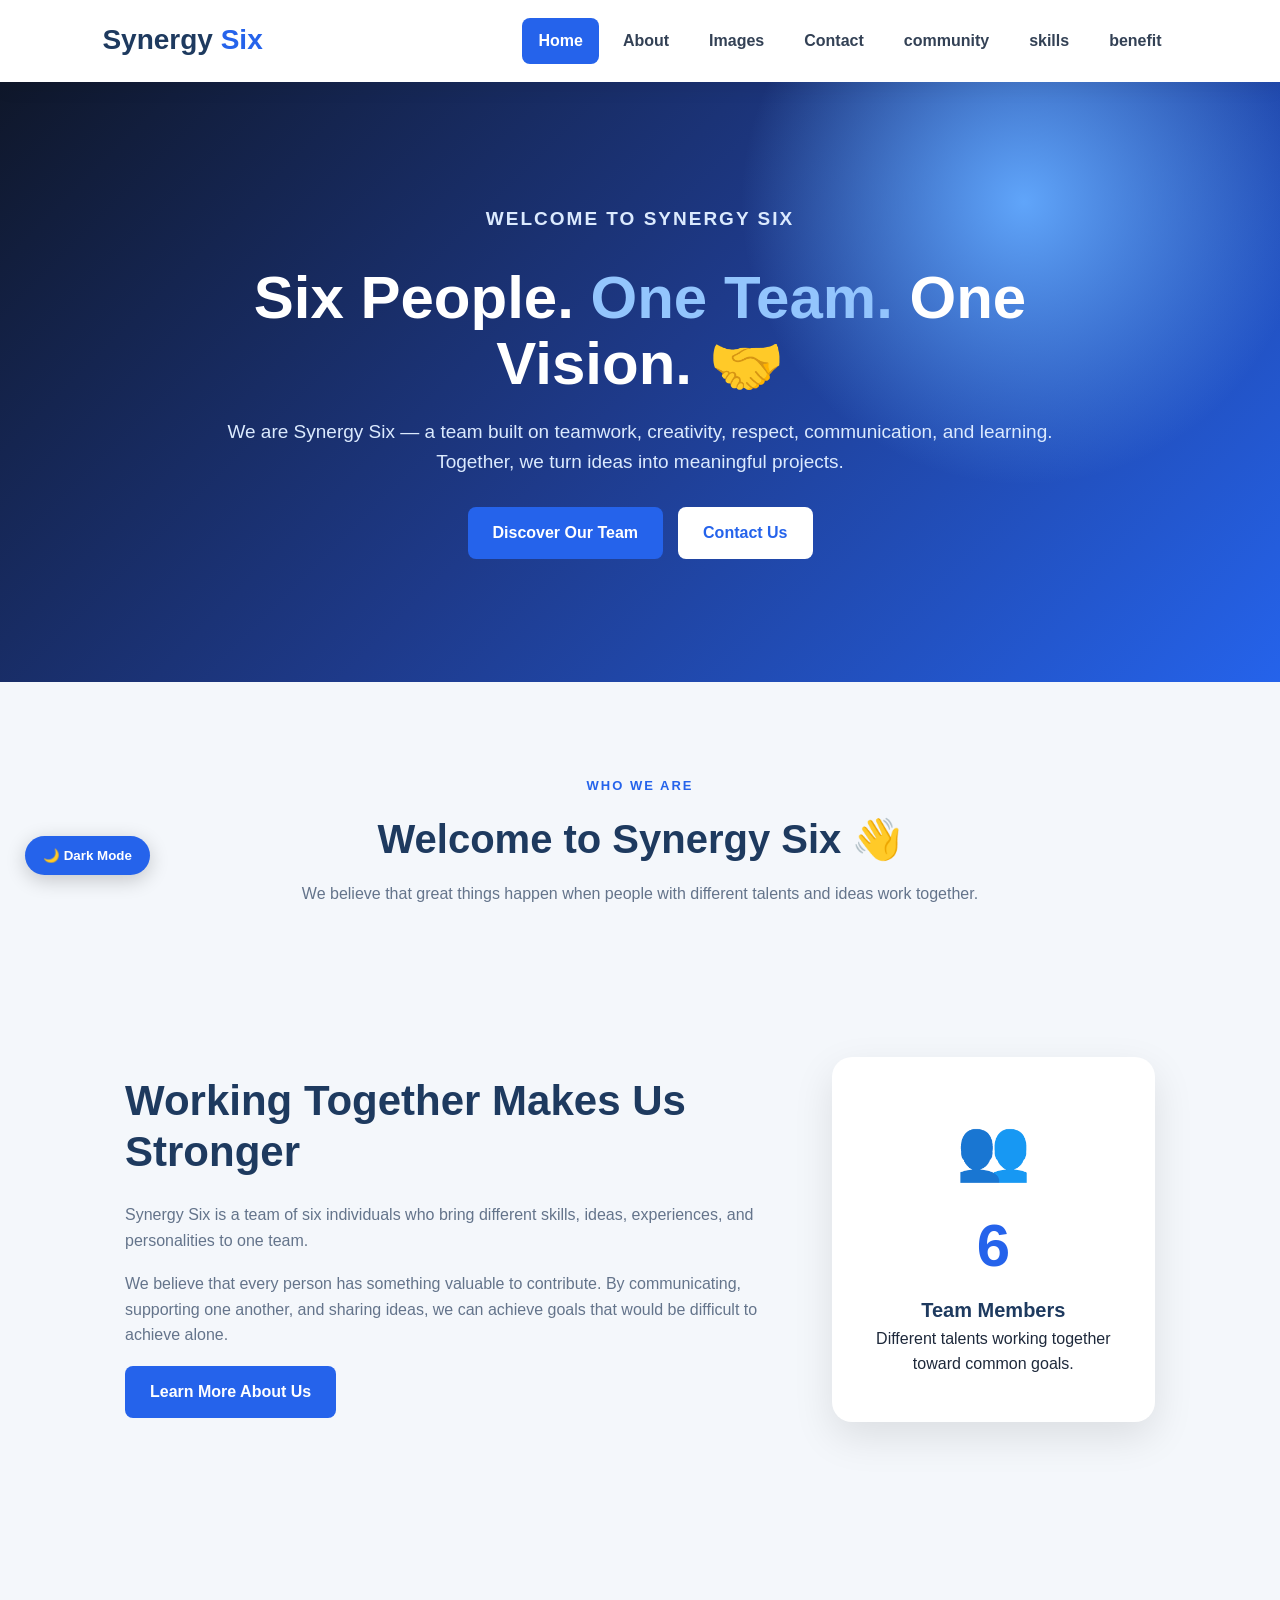
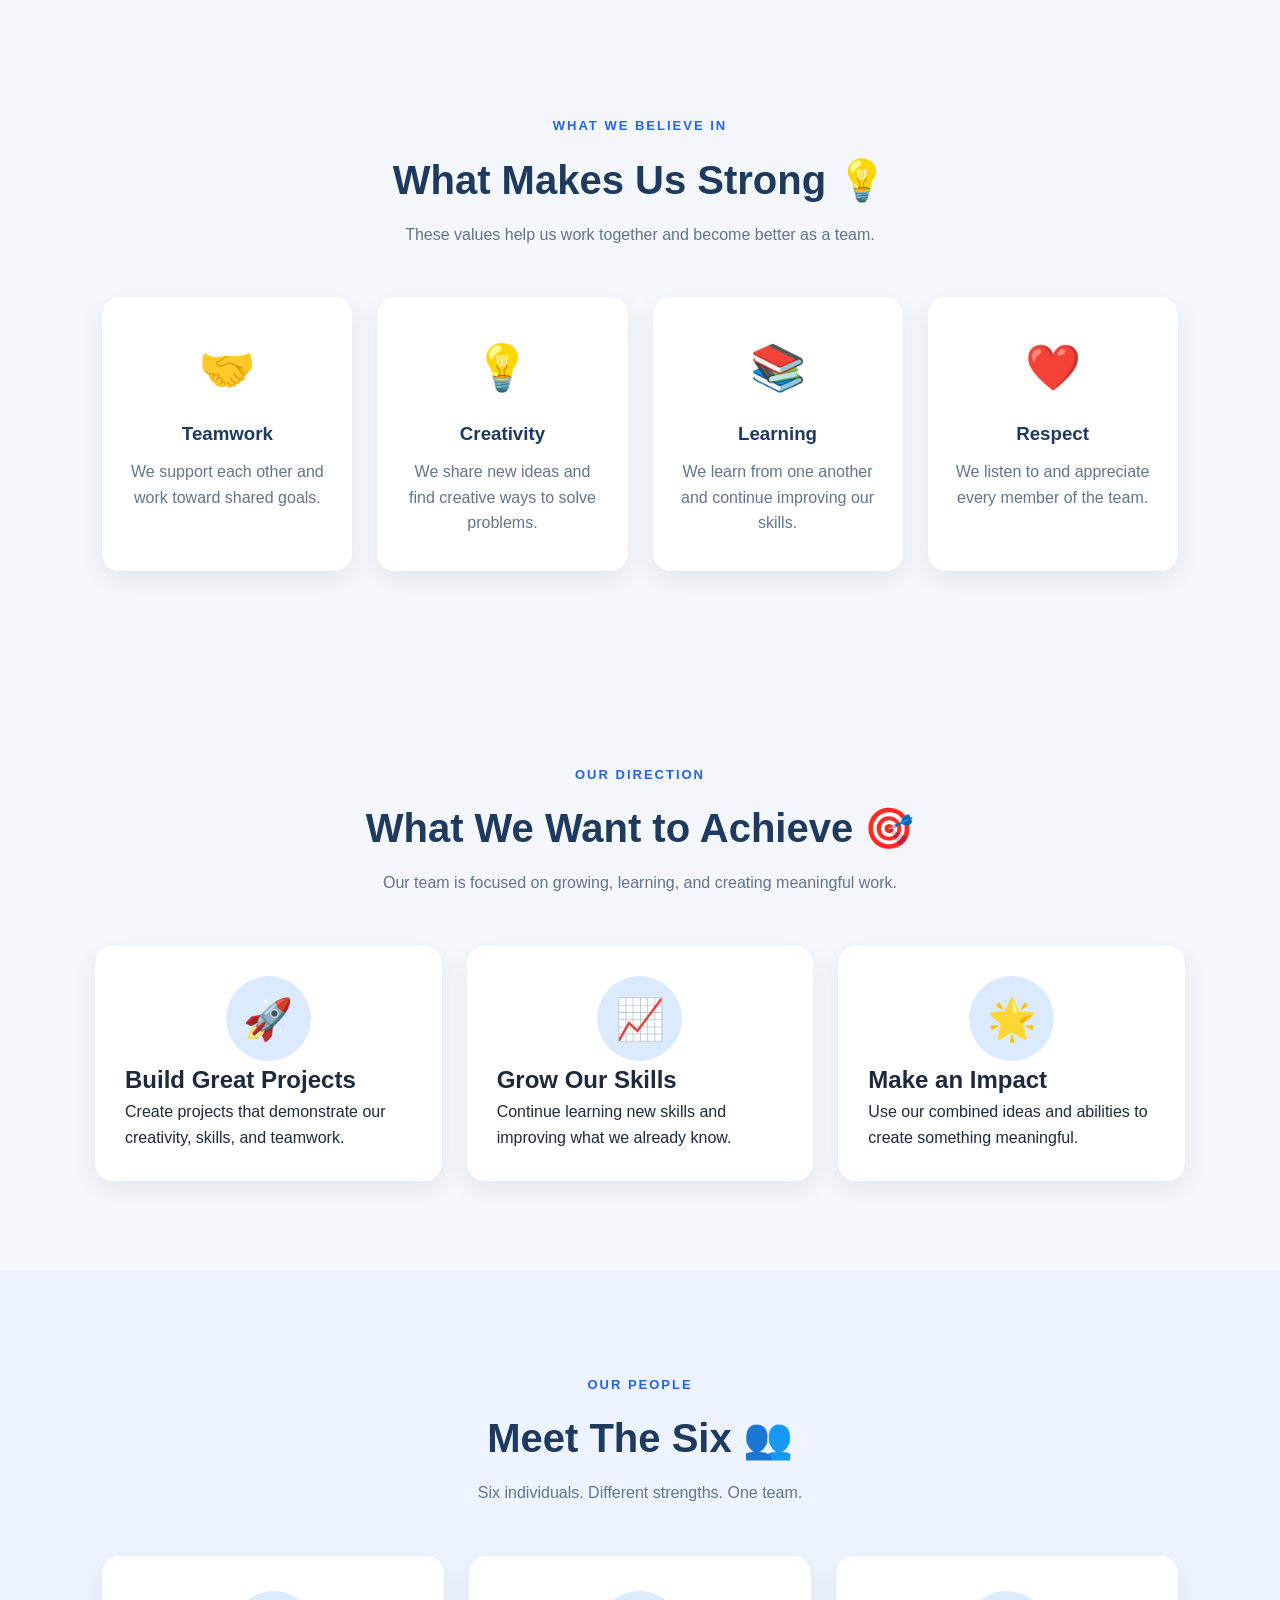
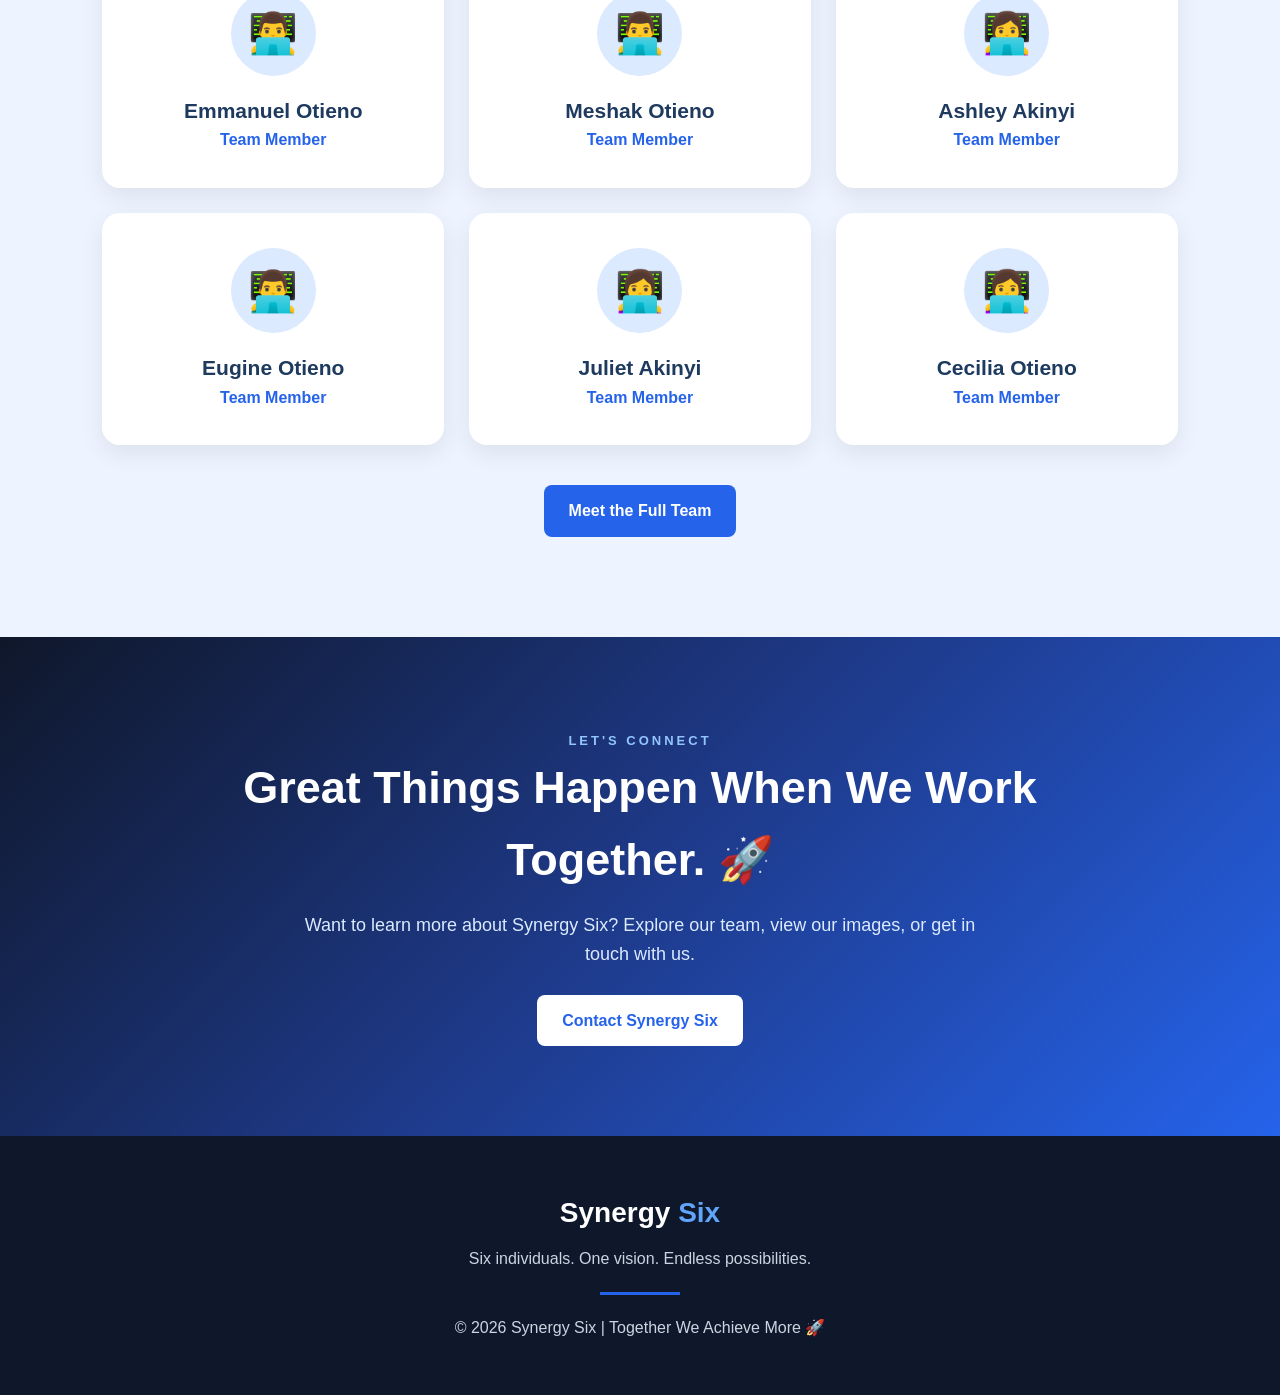
<file: index.html>
<!DOCTYPE html>
<html lang="en">

<head>
    <meta charset="UTF-8">
    <meta name="viewport" content="width=device-width, initial-scale=1.0">

    <title>Synergy Six | Home</title>

    <link rel="stylesheet" href="styles.css">
</head>

<body>

    <!-- =========================
         HEADER
    ========================== -->

    <header>

        <div class="logo">
            <h1>Synergy <span>Six</span></h1>
        </div>

        <nav>
            <a class="active" href="index.html">Home</a>
            <a href="about.html">About</a>
            <a href="images.html">Images</a>
            <a href="contact.html">Contact</a>
            <a href="community.html">community</a>
            <a href="skills.html">skills</a>
            <a href="benefits.html">benefit</a>
        </nav>

    </header>


    <!-- =========================
         HERO
    ========================== -->

    <section class="hero">

        <div class="hero-content">

            <p class="section-tag">WELCOME TO SYNERGY SIX</p>

            <h1>
                Six People.
                <span>One Team.</span>
                One Vision. 🤝
            </h1>

            <p>
                We are Synergy Six — a team built on teamwork,
                creativity, respect, communication, and learning.
                Together, we turn ideas into meaningful projects.
            </p>

            <div class="hero-buttons">

                <a href="about.html" class="btn">
                    Discover Our Team
                </a>

                <a href="contact.html" class="btn btn-light">
                    Contact Us
                </a>

            </div>

        </div>

    </section>


    <!-- =========================
         INTRODUCTION
    ========================== -->

    <section class="section">

        <div class="section-heading">

            <span class="section-tag">
                WHO WE ARE
            </span>

            <h2>Welcome to Synergy Six 👋</h2>

            <p>
                We believe that great things happen when people
                with different talents and ideas work together.
            </p>

        </div>


        <div class="about-section">

            <div class="about-content">

                <h2>Working Together Makes Us Stronger</h2>

                <p>
                    Synergy Six is a team of six individuals who
                    bring different skills, ideas, experiences,
                    and personalities to one team.
                </p>

                <p>
                    We believe that every person has something
                    valuable to contribute. By communicating,
                    supporting one another, and sharing ideas,
                    we can achieve goals that would be difficult
                    to achieve alone.
                </p>

                <a href="about.html" class="btn">
                    Learn More About Us
                </a>

            </div>


            <div class="about-card">

                <div class="icon">
                    👥
                </div>

                <h3>6</h3>

                <h4>Team Members</h4>

                <p>
                    Different talents working together
                    toward common goals.
                </p>

            </div>

        </div>

    </section>


    <!-- =========================
         WHAT WE VALUE
    ========================== -->

    <section class="values">

        <div class="section-heading">

            <span class="section-tag">
                WHAT WE BELIEVE IN
            </span>

            <h2>What Makes Us Strong 💡</h2>

            <p>
                These values help us work together and become
                better as a team.
            </p>

        </div>


        <div class="values-grid">

            <div class="value-card">

                <span>🤝</span>

                <h3>Teamwork</h3>

                <p>
                    We support each other and work toward
                    shared goals.
                </p>

            </div>


            <div class="value-card">

                <span>💡</span>

                <h3>Creativity</h3>

                <p>
                    We share new ideas and find creative
                    ways to solve problems.
                </p>

            </div>


            <div class="value-card">

                <span>📚</span>

                <h3>Learning</h3>

                <p>
                    We learn from one another and continue
                    improving our skills.
                </p>

            </div>


            <div class="value-card">

                <span>❤️</span>

                <h3>Respect</h3>

                <p>
                    We listen to and appreciate every
                    member of the team.
                </p>

            </div>

        </div>

    </section>


    <!-- =========================
         OUR GOALS
    ========================== -->

    <section class="section">

        <div class="section-heading">

            <span class="section-tag">
                OUR DIRECTION
            </span>

            <h2>What We Want to Achieve 🎯</h2>

            <p>
                Our team is focused on growing, learning,
                and creating meaningful work.
            </p>

        </div>


        <div class="team-grid">

            <div class="card">

                <div class="member-icon">
                    🚀
                </div>

                <h2>Build Great Projects</h2>

                <p>
                    Create projects that demonstrate our
                    creativity, skills, and teamwork.
                </p>

            </div>


            <div class="card">

                <div class="member-icon">
                    📈
                </div>

                <h2>Grow Our Skills</h2>

                <p>
                    Continue learning new skills and
                    improving what we already know.
                </p>

            </div>


            <div class="card">

                <div class="member-icon">
                    🌟
                </div>

                <h2>Make an Impact</h2>

                <p>
                    Use our combined ideas and abilities
                    to create something meaningful.
                </p>

            </div>

        </div>

    </section>


    <!-- =========================
         TEAM PREVIEW
    ========================== -->

    <section class="team-section">

        <div class="section-heading">

            <span class="section-tag">
                OUR PEOPLE
            </span>

            <h2>Meet The Six 👥</h2>

            <p>
                Six individuals. Different strengths.
                One team.
            </p>

        </div>


        <div class="team-grid">

            <div class="member member-card">

                <div class="member-icon">
                    👨‍💻
                </div>

                <h2>Emmanuel Otieno</h2>

                <p>Team Member</p>

            </div>


            <div class="member member-card">

                <div class="member-icon">
                    👨‍💻
                </div>

                <h2>Meshak Otieno</h2>

                <p>Team Member</p>

            </div>


            <div class="member member-card">

                <div class="member-icon">
                    👩‍💻
                </div>

                <h2>Ashley Akinyi</h2>

                <p>Team Member</p>

            </div>


            <div class="member member-card">

                <div class="member-icon">
                    👨‍💻
                </div>

                <h2>Eugine Otieno</h2>

                <p>Team Member</p>

            </div>


            <div class="member member-card">

                <div class="member-icon">
                    👩‍💻
                </div>

                <h2>Juliet Akinyi</h2>

                <p>Team Member</p>

            </div>


            <div class="member member-card">

                <div class="member-icon">
                    👩‍💻
                </div>

                <h2>Cecilia Otieno</h2>

                <p>Team Member</p>

            </div>

        </div>


        <div style="text-align: center; margin-top: 40px;">

            <a href="about.html" class="btn">
                Meet the Full Team
            </a>

        </div>

    </section>


    <!-- =========================
         CALL TO ACTION
    ========================== -->

    <section class="page-title">

        <div class="page-title-content">

            <span class="small-title">
                LET'S CONNECT
            </span>

            <h2>
                Great Things Happen
                When We Work Together. 🚀
            </h2>

            <p>
                Want to learn more about Synergy Six?
                Explore our team, view our images,
                or get in touch with us.
            </p>

            <br>

            <a href="contact.html" class="about-btn">
                Contact Synergy Six
            </a>

        </div>

    </section>


    <!-- =========================
         FOOTER
    ========================== -->

    <footer>

        <h2>
            Synergy <span>Six</span>
        </h2>

        <p>
            Six individuals. One vision. Endless possibilities.
        </p>

        <div class="footer-line"></div>

        <p>
            © 2026 Synergy Six | Together We Achieve More 🚀
        </p>

    </footer>


    <!-- JAVASCRIPT -->

    <script src="script.js"></script>
    <script>// =====================================================
// SYNERGY SIX - MAIN JAVASCRIPT
// =====================================================


// =====================================================
// DARK / LIGHT MODE
// =====================================================

const themeButton = document.createElement("button");

themeButton.className = "theme-btn";
themeButton.textContent = "🌙 Dark Mode";

document.body.appendChild(themeButton);


themeButton.addEventListener("click", function () {

    document.body.classList.toggle("dark-mode");

    if (document.body.classList.contains("dark-mode")) {

        themeButton.textContent = "☀️ Light Mode";

    } else {

        themeButton.textContent = "🌙 Dark Mode";

    }

});


// =====================================================
// BACK TO TOP BUTTON
// =====================================================

const topButton = document.createElement("button");

topButton.className = "top-btn";
topButton.textContent = "↑";

document.body.appendChild(topButton);


window.addEventListener("scroll", function () {

    if (window.scrollY > 300) {

        topButton.style.display = "block";

    } else {

        topButton.style.display = "none";

    }

});


topButton.addEventListener("click", function () {

    window.scrollTo({
        top: 0,
        behavior: "smooth"
    });

});


// =====================================================
// TEAM MEMBER INTERACTION
// =====================================================

const members = document.querySelectorAll(".member");

members.forEach(function (member) {

    member.addEventListener("click", function () {

        const nameElement = member.querySelector("h2");
        const roleElement = member.querySelector("p");

        if (nameElement && roleElement) {

            const name = nameElement.textContent;
            const role = roleElement.textContent;

            alert(
                "👋 Hello!\n\n" +
                name +
                "\n\nRole: " +
                role +
                "\n\n🤝 Working together makes Synergy Six stronger!"
            );

        }

    });

});


// =====================================================
// CONTACT FORM
// =====================================================

const contactForm = document.getElementById("contactForm");


if (contactForm) {

    contactForm.addEventListener("submit", function (event) {

        event.preventDefault();

        const name = document.getElementById("name");
        const email = document.getElementById("email");
        const userMessage = document.getElementById("userMessage");
        const message = document.getElementById("message");


        if (
            !name ||
            !email ||
            !userMessage ||
            !message
        ) {

            return;

        }


        if (
            name.value.trim() === "" ||
            email.value.trim() === "" ||
            userMessage.value.trim() === ""
        ) {

            message.textContent =
                "❌ Please fill in all the fields.";

            message.style.color = "red";

            return;

        }


        message.textContent =
            "✅ Thank you, " +
            name.value +
            "! Your message has been received.";

        message.style.color = "green";


        contactForm.reset();

    });

}


// =====================================================
// SMOOTH INTERNAL LINKS
// =====================================================

const internalLinks = document.querySelectorAll(
    'a[href^="#"]'
);

internalLinks.forEach(function (link) {

    link.addEventListener("click", function (event) {

        const targetId = link.getAttribute("href");

        if (targetId === "#") {
            return;
        }

        const target = document.querySelector(targetId);

        if (target) {

            event.preventDefault();

            target.scrollIntoView({
                behavior: "smooth"
            });

        }

    });

});


// =====================================================
// PAGE LOADED
// =====================================================

console.log(
    "🚀 Synergy Six website loaded successfully!"
);</script>
<style>/* =====================================================
   SYNERGY SIX
   MAIN WEBSITE CSS
===================================================== */


/* =====================================================
   RESET
===================================================== */

* {
    margin: 0;
    padding: 0;
    box-sizing: border-box;
}

html {
    scroll-behavior: smooth;
}

body {
    font-family: Arial, Helvetica, sans-serif;
    background: #f4f7fb;
    color: #1e293b;
    line-height: 1.6;
    transition: background 0.4s, color 0.4s;
}


/* =====================================================
   HEADER
===================================================== */

header {
    position: sticky;
    top: 0;
    z-index: 1000;

    display: flex;
    justify-content: space-between;
    align-items: center;

    padding: 18px 8%;

    background: white;

    box-shadow:
        0 4px 20px rgba(0, 0, 0, 0.08);
}

.logo h1 {
    color: #1e3a5f;
    font-size: 28px;
}

.logo span {
    color: #2563eb;
}


/* =====================================================
   NAVIGATION
===================================================== */

nav {
    display: flex;
    gap: 8px;
    flex-wrap: wrap;
}

nav a {
    text-decoration: none;
    color: #334155;

    padding: 10px 16px;

    border-radius: 8px;

    font-weight: bold;

    transition: 0.3s;
}

nav a:hover {
    background: #dbeafe;
    color: #2563eb;
}

nav a.active {
    background: #2563eb;
    color: white;
}


/* =====================================================
   HERO
===================================================== */

.hero {
    min-height: 600px;

    display: flex;
    justify-content: center;
    align-items: center;

    text-align: center;

    padding: 80px 8%;

    color: white;

    background:
        radial-gradient(
            circle at 80% 20%,
            #60a5fa,
            transparent 25%
        ),
        linear-gradient(
            135deg,
            #0f172a,
            #1e3a8a,
            #2563eb
        );
}

.hero-content {
    max-width: 850px;
}

.hero h1 {
    font-size: 60px;
    line-height: 1.1;
    margin: 20px 0;
}

.hero h1 span {
    color: #93c5fd;
}

.hero p {
    font-size: 19px;
    color: #dbeafe;
}

.hero-buttons {
    display: flex;
    justify-content: center;
    gap: 15px;
    flex-wrap: wrap;
    margin-top: 30px;
}


/* =====================================================
   PAGE TITLE
===================================================== */

.page-title {
    padding: 90px 8%;

    text-align: center;

    background:
        linear-gradient(
            135deg,
            #0f172a,
            #1e3a8a,
            #2563eb
        );

    color: white;
}

.page-title h2 {
    font-size: 45px;
    margin-bottom: 15px;
}

.page-title p {
    max-width: 700px;
    margin: auto;
    color: #dbeafe;
    font-size: 18px;
}

.page-title-content {
    max-width: 800px;
    margin: auto;
}

.small-title {
    color: #93c5fd;
    font-size: 13px;
    letter-spacing: 3px;
    font-weight: bold;
}


/* =====================================================
   BUTTONS
===================================================== */

.btn,
.about-btn {
    display: inline-block;

    padding: 13px 25px;

    border-radius: 8px;

    background: #2563eb;

    color: white;

    text-decoration: none;

    border: none;

    font-weight: bold;

    cursor: pointer;

    transition: 0.3s;
}

.btn:hover,
.about-btn:hover {
    background: #1d4ed8;

    transform: translateY(-4px);

    box-shadow:
        0 10px 25px rgba(37, 99, 235, 0.3);
}

.btn-light,
.about-btn {
    background: white;
    color: #2563eb;
}


/* =====================================================
   GENERAL SECTIONS
===================================================== */

.section {
    max-width: 1150px;
    margin: auto;
    padding: 90px 30px;
}

.section-heading {
    max-width: 700px;
    text-align: center;
    margin: 0 auto 50px;
}

.section-heading h2 {
    color: #1e3a5f;
    font-size: 40px;
    margin: 10px 0;
}

.section-heading p {
    color: #64748b;
}

.section-tag {
    color: #2563eb;
    font-size: 13px;
    letter-spacing: 2px;
    font-weight: bold;
}


/* =====================================================
   ABOUT
===================================================== */

.about-section {
    max-width: 1150px;
    margin: auto;

    padding: 100px 30px;

    display: grid;

    grid-template-columns: 2fr 1fr;

    gap: 60px;

    align-items: center;
}

.about-content h2 {
    color: #1e3a5f;
    font-size: 42px;
    line-height: 1.2;
    margin: 15px 0 25px;
}

.about-content p {
    color: #64748b;
    margin-bottom: 18px;
}

.about-card {
    background: white;
    padding: 45px 30px;
    text-align: center;
    border-radius: 20px;

    box-shadow:
        0 15px 40px rgba(0, 0, 0, 0.1);

    transition: 0.4s;
}

.about-card:hover {
    transform: translateY(-10px);
}

.about-card .icon {
    font-size: 60px;
}

.about-card h3 {
    color: #2563eb;
    font-size: 60px;
}

.about-card h4 {
    color: #1e3a5f;
    font-size: 20px;
}


/* =====================================================
   MISSION & VISION
===================================================== */

.mission-section {
    padding: 90px 8%;

    display: grid;

    grid-template-columns: repeat(2, 1fr);

    gap: 30px;

    background: #eaf2ff;
}

.info-card {
    background: white;
    padding: 45px;
    border-radius: 20px;
    transition: 0.4s;
}

.info-card:hover {
    transform: translateY(-8px);

    box-shadow:
        0 15px 35px rgba(0, 0, 0, 0.12);
}

.info-card .icon {
    font-size: 45px;
}

.info-card h2 {
    color: #1e3a5f;
    margin: 10px 0 15px;
}

.info-card p {
    color: #64748b;
}


/* =====================================================
   VALUES
===================================================== */

.values {
    padding: 100px 8%;
}

.values-grid {
    max-width: 1150px;

    margin: auto;

    display: grid;

    grid-template-columns: repeat(4, 1fr);

    gap: 25px;
}

.value-card {
    background: white;

    padding: 35px 25px;

    text-align: center;

    border-radius: 18px;

    box-shadow:
        0 8px 25px rgba(0, 0, 0, 0.07);

    transition: 0.4s;
}

.value-card:hover {
    transform: translateY(-10px);

    border-bottom: 4px solid #2563eb;
}

.value-card span {
    font-size: 45px;
}

.value-card h3 {
    color: #1e3a5f;
    margin: 15px 0 10px;
}

.value-card p {
    color: #64748b;
}


/* =====================================================
   TEAM
===================================================== */

.team-section {
    padding: 100px 8%;
    background: #eef4ff;
}

.team-grid {
    max-width: 1150px;

    margin: auto;

    display: grid;

    grid-template-columns: repeat(3, 1fr);

    gap: 25px;
}

.member,
.member-card {
    background: white;

    padding: 35px 25px;

    text-align: center;

    border-radius: 18px;

    cursor: pointer;

    box-shadow:
        0 8px 25px rgba(0, 0, 0, 0.08);

    transition: 0.4s;
}

.member:hover,
.member-card:hover {
    transform: translateY(-10px);

    box-shadow:
        0 15px 35px rgba(37, 99, 235, 0.2);
}

.member-icon {
    width: 85px;
    height: 85px;

    margin: auto;

    display: flex;
    align-items: center;
    justify-content: center;

    border-radius: 50%;

    background: #dbeafe;

    font-size: 40px;
}

.member h2,
.member-card h2 {
    color: #1e3a5f;

    font-size: 21px;

    margin-top: 18px;
}

.member p,
.member-card p {
    color: #2563eb;

    font-weight: bold;
}


/* =====================================================
   IMAGES / GALLERY
===================================================== */

.gallery,
.image-grid,
.images-grid {
    max-width: 1150px;

    margin: auto;

    padding: 80px 30px;

    display: grid;

    grid-template-columns: repeat(3, 1fr);

    gap: 25px;
}

.gallery img,
.image-grid img,
.images-grid img {
    width: 100%;
    height: 250px;

    object-fit: cover;

    border-radius: 15px;

    box-shadow:
        0 8px 25px rgba(0, 0, 0, 0.12);

    transition: 0.4s;
}

.gallery img:hover,
.image-grid img:hover,
.images-grid img:hover {
    transform: scale(1.04);

    box-shadow:
        0 15px 35px rgba(37, 99, 235, 0.25);
}


/* =====================================================
   CONTACT
===================================================== */

.contact-area {
    max-width: 1100px;

    margin: auto;

    padding: 80px 30px;

    display: grid;

    grid-template-columns: 1fr 1.2fr;

    gap: 35px;
}

.contact-info,
#contactForm {
    background: white;

    padding: 35px;

    border-radius: 18px;

    box-shadow:
        0 8px 25px rgba(0, 0, 0, 0.08);
}

.contact-info h2,
#contactForm h2 {
    color: #1e3a5f;

    margin-bottom: 20px;
}

.contact-info p {
    margin: 18px 0;
    color: #64748b;
}


/* =====================================================
   CONTACT FORM
===================================================== */

#contactForm {
    display: flex;
    flex-direction: column;
}

#contactForm input,
#contactForm textarea {
    width: 100%;

    padding: 13px;

    margin-bottom: 15px;

    border: 1px solid #cbd5e1;

    border-radius: 8px;

    font-size: 15px;

    font-family: inherit;

    outline: none;
}

#contactForm input:focus,
#contactForm textarea:focus {
    border-color: #2563eb;

    box-shadow:
        0 0 0 3px rgba(37, 99, 235, 0.1);
}

#contactForm textarea {
    min-height: 140px;
    resize: vertical;
}

#contactForm button {
    padding: 13px;

    border: none;

    border-radius: 8px;

    background: #2563eb;

    color: white;

    font-weight: bold;

    cursor: pointer;

    transition: 0.3s;
}

#contactForm button:hover {
    background: #1d4ed8;
}

#message {
    text-align: center;
    margin-top: 15px;
    font-weight: bold;
}


/* =====================================================
   FOOTER
===================================================== */

footer {
    background: #0f172a;

    color: white;

    text-align: center;

    padding: 55px 20px;
}

footer h2 {
    font-size: 28px;
    margin-bottom: 10px;
}

footer span {
    color: #60a5fa;
}

footer p {
    color: #cbd5e1;
}

.footer-line {
    width: 80px;
    height: 3px;

    background: #2563eb;

    margin: 20px auto;
}


/* =====================================================
   DARK MODE
===================================================== */

.dark-mode {
    background: #0f172a;
    color: white;
}

.dark-mode header {
    background: #111827;
}

.dark-mode header h1 {
    color: white;
}

.dark-mode nav a {
    color: #e2e8f0;
}

.dark-mode nav a:hover {
    background: #1e40af;
    color: white;
}

.dark-mode .about-section,
.dark-mode .values {
    background: #0f172a;
}

.dark-mode .about-card,
.dark-mode .info-card,
.dark-mode .value-card,
.dark-mode .member,
.dark-mode .member-card,
.dark-mode .contact-info,
.dark-mode #contactForm,
.dark-mode .card {
    background: #1e293b;
    color: white;
}

.dark-mode .about-content h2,
.dark-mode .section-heading h2,
.dark-mode .about-card h4,
.dark-mode .info-card h2,
.dark-mode .value-card h3,
.dark-mode .member h2,
.dark-mode .member-card h2,
.dark-mode .contact-info h2,
.dark-mode #contactForm h2 {
    color: white;
}

.dark-mode .about-content p,
.dark-mode .about-card p,
.dark-mode .info-card p,
.dark-mode .value-card p,
.dark-mode .section-heading p,
.dark-mode .contact-info p {
    color: #cbd5e1;
}

.dark-mode .mission-section,
.dark-mode .team-section {
    background: #111827;
}

.dark-mode #contactForm input,
.dark-mode #contactForm textarea {
    background: #0f172a;
    color: white;
    border-color: #475569;
}


/* =====================================================
   DARK MODE BUTTON
===================================================== */

.theme-btn {
    position: fixed;

    left: 25px;
    bottom: 25px;

    z-index: 2000;

    padding: 12px 18px;

    border: none;

    border-radius: 30px;

    background: #2563eb;

    color: white;

    font-weight: bold;

    cursor: pointer;

    box-shadow:
        0 5px 20px rgba(0, 0, 0, 0.2);

    transition: 0.3s;
}

.theme-btn:hover {
    background: #1d4ed8;
    transform: translateY(-3px);
}


/* =====================================================
   BACK TO TOP
===================================================== */

.top-btn {
    position: fixed;

    right: 25px;
    bottom: 25px;

    width: 50px;
    height: 50px;

    border: none;

    border-radius: 50%;

    background: #1e3a5f;

    color: white;

    font-size: 25px;

    cursor: pointer;

    display: none;

    z-index: 2000;

    box-shadow:
        0 5px 20px rgba(0, 0, 0, 0.2);

    transition: 0.3s;
}

.top-btn:hover {
    background: #2563eb;

    transform: translateY(-4px);
}


/* =====================================================
   MOBILE
===================================================== */

@media (max-width: 900px) {

    header {
        padding: 18px 5%;
    }

    .hero h1 {
        font-size: 48px;
    }

    .about-section {
        grid-template-columns: 1fr;
    }

    .values-grid {
        grid-template-columns: repeat(2, 1fr);
    }

    .team-grid {
        grid-template-columns: repeat(2, 1fr);
    }

    .gallery,
    .image-grid,
    .images-grid {
        grid-template-columns: repeat(2, 1fr);
    }

    .contact-area {
        grid-template-columns: 1fr;
    }
}


@media (max-width: 600px) {

    header {
        flex-direction: column;
        gap: 15px;
    }

    nav {
        justify-content: center;
    }

    nav a {
        font-size: 14px;
        padding: 8px 10px;
    }

    .hero {
        min-height: 500px;
        padding: 60px 25px;
    }

    .hero h1 {
        font-size: 38px;
    }

    .hero p {
        font-size: 16px;
    }

    .page-title {
        padding: 65px 20px;
    }

    .page-title h2 {
        font-size: 34px;
    }

    .section {
        padding: 70px 20px;
    }

    .about-section {
        padding: 70px 20px;
    }

    .about-content h2 {
        font-size: 34px;
    }

    .mission-section {
        grid-template-columns: 1fr;
        padding: 70px 20px;
    }

    .values {
        padding: 70px 20px;
    }

    .values-grid {
        grid-template-columns: 1fr;
    }

    .team-section {
        padding: 70px 20px;
    }

    .team-grid {
        grid-template-columns: 1fr;
    }

    .gallery,
    .image-grid,
    .images-grid {
        grid-template-columns: 1fr;
        padding: 60px 20px;
    }

    .contact-area {
        grid-template-columns: 1fr;
        padding: 60px 20px;
    }

    .hero-buttons {
        flex-direction: column;
        align-items: center;
    }

    .hero-buttons .btn {
        width: 100%;
        max-width: 260px;
        text-align: center;
    }

    .theme-btn {
        left: 15px;
        bottom: 15px;
    }

    .top-btn {
        right: 15px;
        bottom: 15px;
    }
}</style>
</body>

</html>
</file>
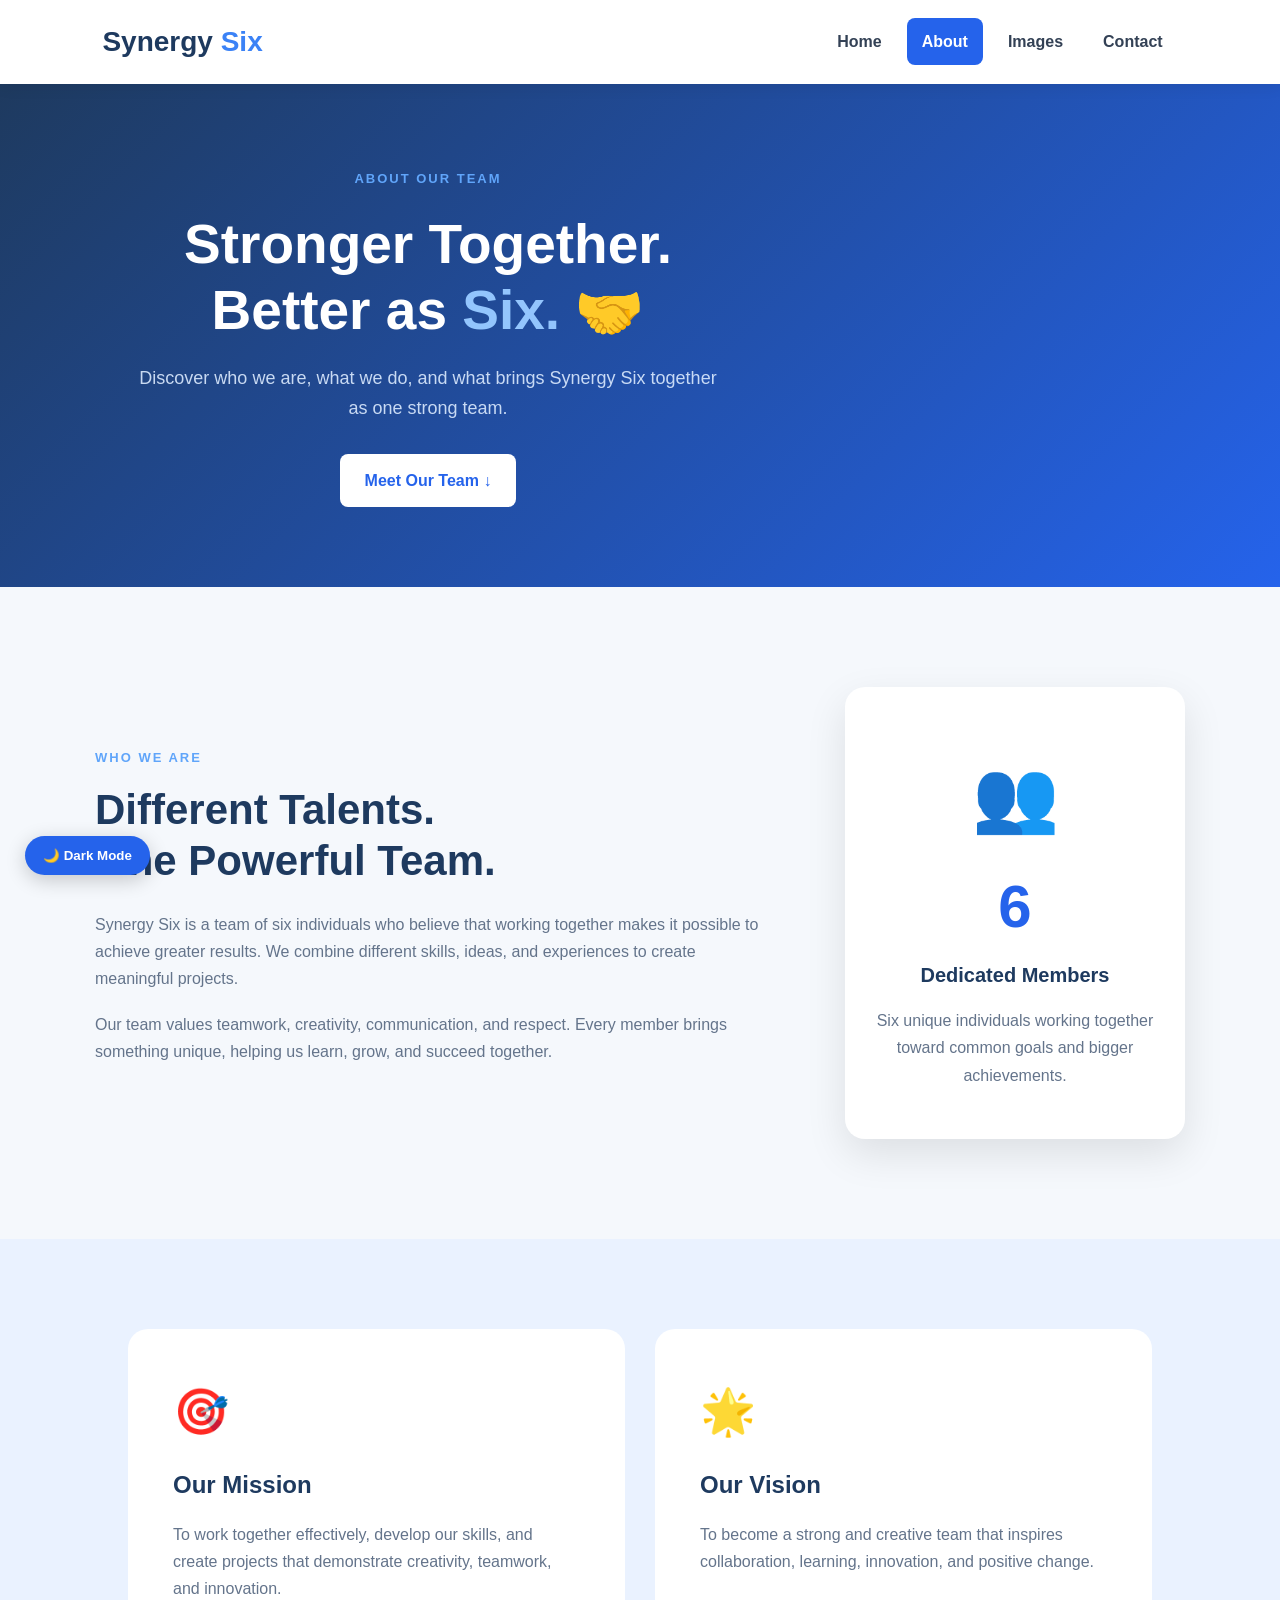
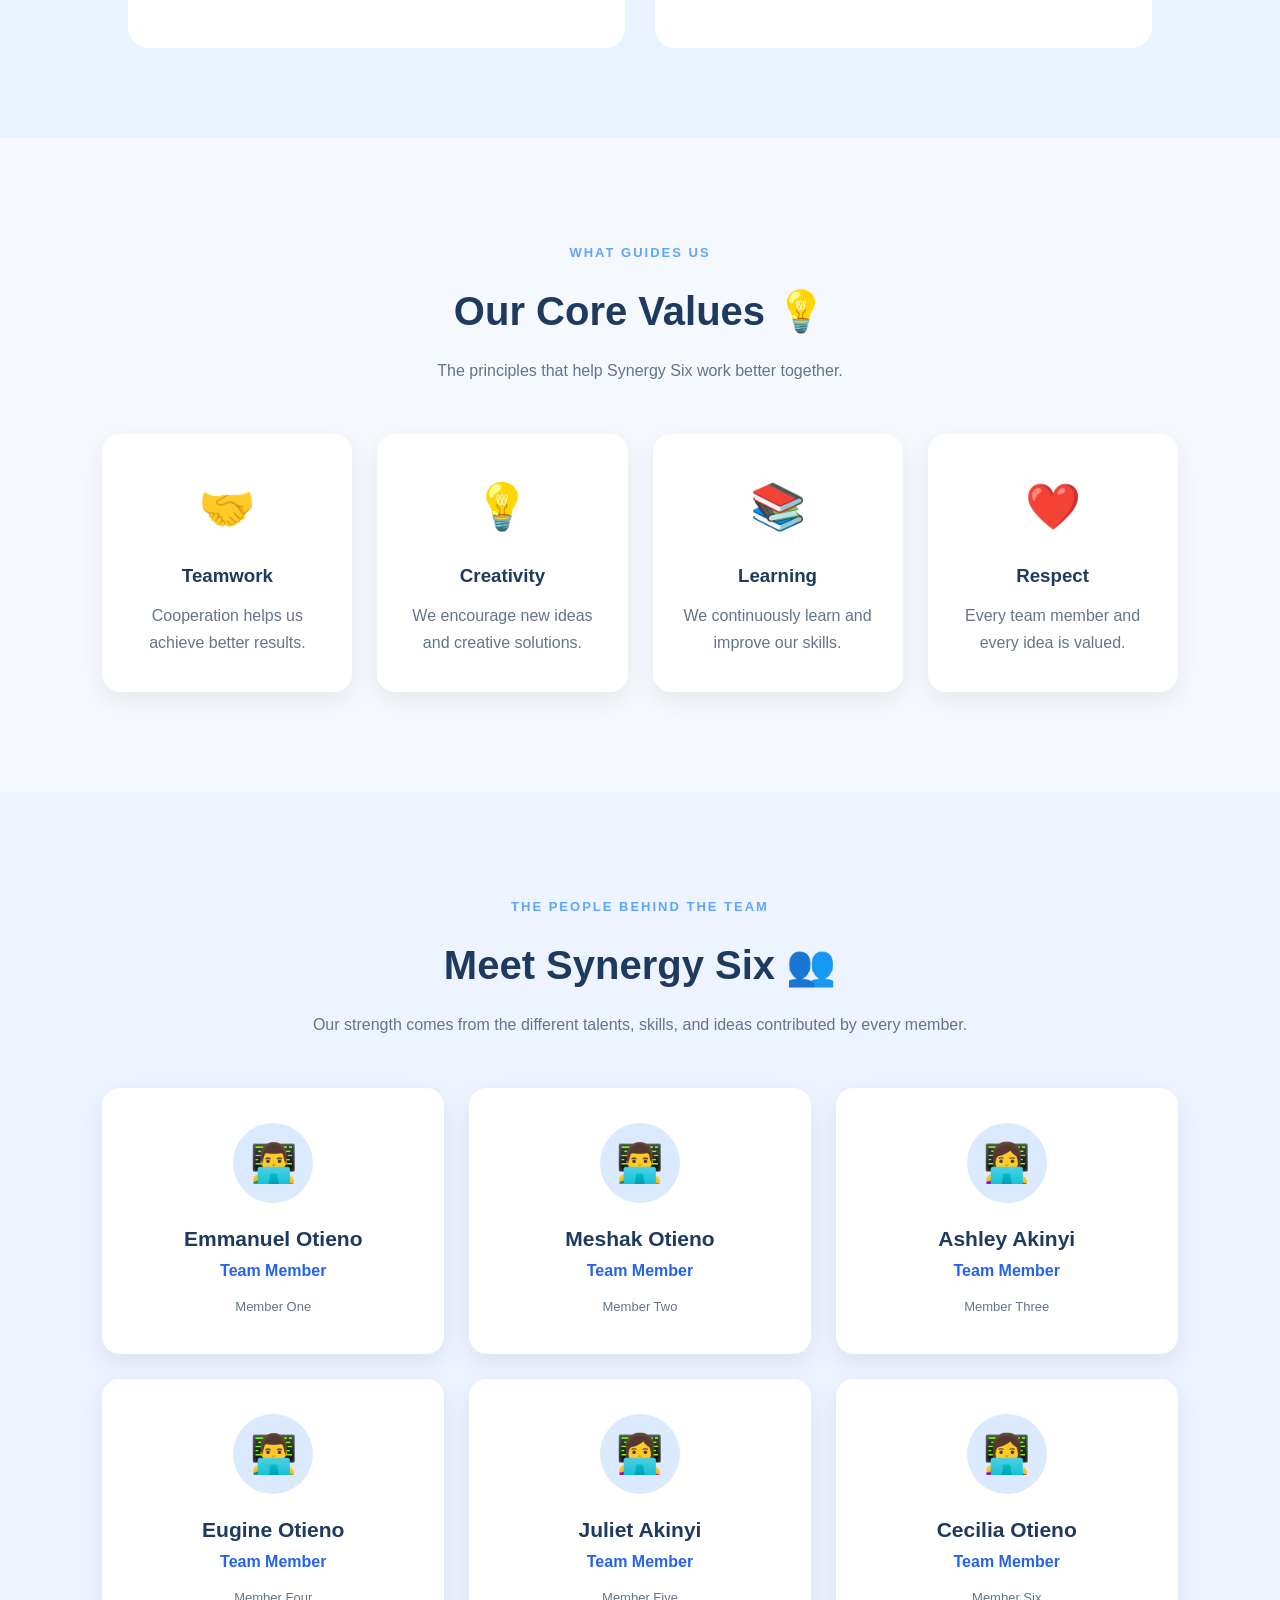
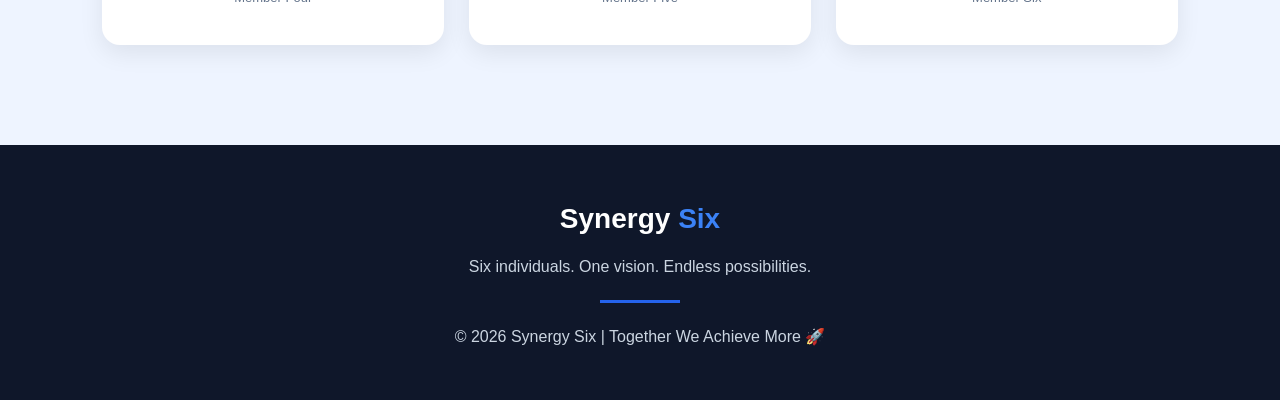
<file: about.html>
<!DOCTYPE html>
<html lang="en">
<head>
    <meta charset="UTF-8">
    <meta name="viewport" content="width=device-width, initial-scale=1.0">

    <title>Synergy Six | About</title>

    <link rel="stylesheet" href="styles.css">
</head>

<body>

    <!-- HEADER -->
    <header>
        <div class="logo">
            <h1>Synergy <span>Six</span></h1>
        </div>

        <nav>
            <a href="index.html">Home</a>
            <a class="active" href="about.html">About</a>
            <a href="images.html">Images</a>
            <a href="contact.html">Contact</a>
        </nav>
    </header>


    <main>

        <!-- HERO / PAGE TITLE -->
        <section class="page-title">
            <div class="page-title-content">
                <span class="small-title">ABOUT OUR TEAM</span>

                <h2>Stronger Together.<br>Better as <span>Six.</span> 🤝</h2>

                <p>
                    Discover who we are, what we do, and what brings
                    Synergy Six together as one strong team.
                </p>

                <a href="#team" class="about-btn">Meet Our Team ↓</a>
            </div>
        </section>


        <!-- ABOUT SECTION -->
        <section class="about-section">

            <div class="about-content">

                <span class="section-tag">WHO WE ARE</span>

                <h2>Different Talents.<br>One Powerful Team.</h2>

                <p>
                    Synergy Six is a team of six individuals who believe
                    that working together makes it possible to achieve
                    greater results. We combine different skills, ideas,
                    and experiences to create meaningful projects.
                </p>

                <p>
                    Our team values teamwork, creativity, communication,
                    and respect. Every member brings something unique,
                    helping us learn, grow, and succeed together.
                </p>

            </div>


            <div class="about-card">

                <div class="icon">👥</div>

                <h3>6</h3>

                <h4>Dedicated Members</h4>

                <p>
                    Six unique individuals working together toward
                    common goals and bigger achievements.
                </p>

            </div>

        </section>


        <!-- MISSION AND VISION -->
        <section class="mission-section">

            <div class="info-card mission-card">

                <div class="icon">🎯</div>

                <h2>Our Mission</h2>

                <p>
                    To work together effectively, develop our skills,
                    and create projects that demonstrate creativity,
                    teamwork, and innovation.
                </p>

            </div>


            <div class="info-card vision-card">

                <div class="icon">🌟</div>

                <h2>Our Vision</h2>

                <p>
                    To become a strong and creative team that inspires
                    collaboration, learning, innovation, and positive
                    change.
                </p>

            </div>

        </section>


        <!-- OUR VALUES -->
        <section class="values">

            <div class="section-heading">
                <span class="section-tag">WHAT GUIDES US</span>

                <h2>Our Core Values 💡</h2>

                <p>
                    The principles that help Synergy Six work better together.
                </p>
            </div>


            <div class="values-grid">

                <div class="value-card">
                    <span class="value-icon">🤝</span>

                    <h3>Teamwork</h3>

                    <p>
                        Cooperation helps us achieve better results.
                    </p>
                </div>


                <div class="value-card">
                    <span class="value-icon">💡</span>

                    <h3>Creativity</h3>

                    <p>
                        We encourage new ideas and creative solutions.
                    </p>
                </div>


                <div class="value-card">
                    <span class="value-icon">📚</span>

                    <h3>Learning</h3>

                    <p>
                        We continuously learn and improve our skills.
                    </p>
                </div>


                <div class="value-card">
                    <span class="value-icon">❤️</span>

                    <h3>Respect</h3>

                    <p>
                        Every team member and every idea is valued.
                    </p>
                </div>

            </div>

        </section>


        <!-- TEAM -->
        <section class="team-section" id="team">

            <div class="section-heading">

                <span class="section-tag">THE PEOPLE BEHIND THE TEAM</span>

                <h2>Meet Synergy Six 👥</h2>

                <p>
                    Our strength comes from the different talents,
                    skills, and ideas contributed by every member.
                </p>

            </div>


            <div class="team-grid">

                <div class="member member-card">
                    <div class="member-icon">👨‍💻</div>
                    <h2>Emmanuel Otieno</h2>
                    <p>Team Member</p>
                    <span>Member One</span>
                </div>


                <div class="member member-card">
                    <div class="member-icon">👨‍💻</div>
                    <h2>Meshak Otieno</h2>
                    <p>Team Member</p>
                    <span>Member Two</span>
                </div>


                <div class="member member-card">
                    <div class="member-icon">👩‍💻</div>
                    <h2>Ashley Akinyi</h2>
                    <p>Team Member</p>
                    <span>Member Three</span>
                </div>


                <div class="member member-card">
                    <div class="member-icon">👨‍💻</div>
                    <h2>Eugine Otieno</h2>
                    <p>Team Member</p>
                    <span>Member Four</span>
                </div>


                <div class="member member-card">
                    <div class="member-icon">👩‍💻</div>
                    <h2>Juliet Akinyi</h2>
                    <p>Team Member</p>
                    <span>Member Five</span>
                </div>


                <div class="member member-card">
                    <div class="member-icon">👩‍💻</div>
                    <h2>Cecilia Otieno</h2>
                    <p>Team Member</p>
                    <span>Member Six</span>
                </div>

            </div>

        </section>

    </main>


    <!-- FOOTER -->
    <footer>

        <h2>Synergy <span>Six</span></h2>

        <p>Six individuals. One vision. Endless possibilities.</p>

        <div class="footer-line"></div>

        <p>© 2026 Synergy Six | Together We Achieve More 🚀</p>

    </footer>


    <script src="script.js"></script>
    <script>// =========================
// DARK / LIGHT MODE
// =========================

const themeButton = document.createElement("button");

themeButton.textContent = "🌙 Dark Mode";
themeButton.className = "theme-btn";

document.body.appendChild(themeButton);

themeButton.addEventListener("click", function () {

    document.body.classList.toggle("dark-mode");

    if (document.body.classList.contains("dark-mode")) {
        themeButton.textContent = "☀️ Light Mode";
    } else {
        themeButton.textContent = "🌙 Dark Mode";
    }

});


// =========================
// TEAM MEMBER INTERACTION
// =========================

const members = document.querySelectorAll(".member");

members.forEach(function (member) {

    member.addEventListener("click", function () {

        const name = member.querySelector("h2").textContent;
        const role = member.querySelector("p").textContent;

        alert(
            `👋 Hello!\n\n` +
            `${name}\n` +
            `Role: ${role}\n\n` +
            `Working together makes Synergy Six stronger! 🤝`
        );

    });

});


// =========================
// BACK TO TOP BUTTON
// =========================

const topButton = document.createElement("button");

topButton.textContent = "↑";
topButton.className = "top-btn";

document.body.appendChild(topButton);


// Show button when scrolling

window.addEventListener("scroll", function () {

    if (window.scrollY > 300) {
        topButton.style.display = "block";
    } else {
        topButton.style.display = "none";
    }

});


// Scroll smoothly to top

topButton.addEventListener("click", function () {

    window.scrollTo({
        top: 0,
        behavior: "smooth"
    });

});


// =========================
// TEAM CARD HOVER EFFECT
// =========================

members.forEach(function (member) {

    member.addEventListener("mouseenter", function () {
        member.style.transform = "translateY(-10px)";
    });

    member.addEventListener("mouseleave", function () {
        member.style.transform = "";
    });

});


// =========================
// PAGE LOADED MESSAGE
// =========================

console.log("Synergy Six About page loaded successfully! 🤝");</script>
    <style>/* =========================
   GLOBAL STYLES
========================= */

* {
    margin: 0;
    padding: 0;
    box-sizing: border-box;
}

html {
    scroll-behavior: smooth;
}

body {
    font-family: Arial, sans-serif;
    background: #f5f8fc;
    color: #1e293b;
    line-height: 1.7;
    transition: 0.3s;
}


/* =========================
   HEADER
========================= */

header {
    background: #ffffff;
    padding: 18px 8%;
    display: flex;
    justify-content: space-between;
    align-items: center;
    box-shadow: 0 2px 15px rgba(0,0,0,0.08);
    position: sticky;
    top: 0;
    z-index: 1000;
}

.logo h1 {
    font-size: 28px;
    color: #1e3a5f;
}

.logo span,
footer span {
    color: #3b82f6;
}

nav {
    display: flex;
    gap: 10px;
}

nav a {
    text-decoration: none;
    color: #334155;
    padding: 10px 15px;
    border-radius: 8px;
    transition: 0.3s;
    font-weight: bold;
}

nav a:hover,
nav .active {
    background: #2563eb;
    color: white;
}


/* =========================
   PAGE TITLE / HERO
========================= */

.page-title {
    min-height: 500px;
    display: flex;
    align-items: center;
    padding: 80px 10%;
    background:
        linear-gradient(135deg,
        #1e3a5f,
        #2563eb);
    color: white;
}

.page-title-content {
    max-width: 750px;
}

.small-title,
.section-tag {
    font-size: 13px;
    letter-spacing: 2px;
    font-weight: bold;
    color: #60a5fa;
}

.page-title h2 {
    font-size: 55px;
    line-height: 1.2;
    margin: 20px 0;
}

.page-title h2 span {
    color: #93c5fd;
}

.page-title p {
    font-size: 18px;
    max-width: 600px;
    opacity: 0.9;
}

.about-btn {
    display: inline-block;
    margin-top: 30px;
    background: white;
    color: #2563eb;
    padding: 13px 25px;
    text-decoration: none;
    border-radius: 8px;
    font-weight: bold;
    transition: 0.3s;
}

.about-btn:hover {
    transform: translateY(-4px);
}


/* =========================
   ABOUT SECTION
========================= */

.about-section {
    max-width: 1150px;
    margin: auto;
    padding: 100px 30px;
    display: grid;
    grid-template-columns: 2fr 1fr;
    gap: 70px;
    align-items: center;
}

.about-content h2 {
    font-size: 42px;
    line-height: 1.2;
    margin: 15px 0 25px;
    color: #1e3a5f;
}

.about-content p {
    margin-bottom: 18px;
    color: #64748b;
}

.about-card {
    text-align: center;
    padding: 50px 30px;
    background: white;
    border-radius: 20px;
    box-shadow: 0 15px 40px rgba(0,0,0,0.1);
    transition: 0.3s;
}

.about-card:hover {
    transform: translateY(-10px);
}

.about-card .icon {
    font-size: 70px;
}

.about-card h3 {
    font-size: 60px;
    color: #2563eb;
}

.about-card h4 {
    font-size: 20px;
    margin-bottom: 15px;
}

.about-card p {
    color: #64748b;
}


/* =========================
   MISSION & VISION
========================= */

.mission-section {
    background: #eaf2ff;
    padding: 90px 10%;
    display: grid;
    grid-template-columns: repeat(2, 1fr);
    gap: 30px;
}

.info-card {
    background: white;
    padding: 45px;
    border-radius: 20px;
    transition: 0.3s;
}

.info-card:hover {
    transform: translateY(-8px);
    box-shadow: 0 15px 35px rgba(0,0,0,0.1);
}

.info-card .icon {
    font-size: 45px;
    margin-bottom: 15px;
}

.info-card h2 {
    margin-bottom: 15px;
    color: #1e3a5f;
}

.info-card p {
    color: #64748b;
}


/* =========================
   VALUES
========================= */

.values {
    padding: 100px 8%;
}

.section-heading {
    text-align: center;
    max-width: 700px;
    margin: auto;
    margin-bottom: 50px;
}

.section-heading h2 {
    font-size: 40px;
    margin: 12px 0;
    color: #1e3a5f;
}

.section-heading p {
    color: #64748b;
}

.values-grid {
    max-width: 1150px;
    margin: auto;
    display: grid;
    grid-template-columns: repeat(4, 1fr);
    gap: 25px;
}

.value-card {
    background: white;
    padding: 35px 25px;
    text-align: center;
    border-radius: 18px;
    box-shadow: 0 8px 25px rgba(0,0,0,0.07);
    transition: 0.3s;
}

.value-card:hover {
    transform: translateY(-10px);
}

.value-icon {
    font-size: 45px;
}

.value-card h3 {
    margin: 15px 0 10px;
    color: #1e3a5f;
}

.value-card p {
    color: #64748b;
}


/* =========================
   TEAM SECTION
========================= */

.team-section {
    padding: 100px 8%;
    background: #eef4ff;
}

.team-grid {
    max-width: 1150px;
    margin: auto;
    display: grid;
    grid-template-columns: repeat(3, 1fr);
    gap: 25px;
}

.member-card {
    background: white;
    padding: 35px 25px;
    text-align: center;
    border-radius: 18px;
    cursor: pointer;
    transition: 0.3s;
    box-shadow: 0 8px 25px rgba(0,0,0,0.08);
}

.member-card:hover {
    transform: translateY(-10px);
    box-shadow: 0 15px 35px rgba(37,99,235,0.2);
}

.member-icon {
    width: 80px;
    height: 80px;
    margin: auto;
    border-radius: 50%;
    background: #dbeafe;
    display: flex;
    align-items: center;
    justify-content: center;
    font-size: 38px;
}

.member-card h2 {
    font-size: 21px;
    margin-top: 18px;
    color: #1e3a5f;
}

.member-card p {
    color: #2563eb;
    font-weight: bold;
}

.member-card span {
    display: inline-block;
    margin-top: 12px;
    font-size: 13px;
    color: #64748b;
}


/* =========================
   FOOTER
========================= */

footer {
    background: #0f172a;
    color: white;
    text-align: center;
    padding: 50px 20px;
}

footer h2 {
    font-size: 28px;
    margin-bottom: 10px;
}

footer p {
    color: #cbd5e1;
}

.footer-line {
    width: 80px;
    height: 3px;
    background: #2563eb;
    margin: 20px auto;
}


/* =========================
   DARK MODE
========================= */

.dark-mode {
    background: #0f172a;
    color: white;
}

.dark-mode header,
.dark-mode .about-card,
.dark-mode .info-card,
.dark-mode .value-card,
.dark-mode .member-card {
    background: #1e293b;
    color: white;
}

.dark-mode .about-content h2,
.dark-mode .section-heading h2,
.dark-mode .info-card h2,
.dark-mode .value-card h3,
.dark-mode .member-card h2 {
    color: white;
}

.dark-mode .about-content p,
.dark-mode .about-card p,
.dark-mode .info-card p,
.dark-mode .value-card p,
.dark-mode .section-heading p {
    color: #cbd5e1;
}

.dark-mode .mission-section,
.dark-mode .team-section {
    background: #162033;
}


/* =========================
   BUTTONS
========================= */

.theme-btn,
.top-btn {
    position: fixed;
    border: none;
    cursor: pointer;
    z-index: 1000;
    box-shadow: 0 5px 20px rgba(0,0,0,0.2);
}

.theme-btn {
    bottom: 25px;
    left: 25px;
    padding: 12px 18px;
    background: #2563eb;
    color: white;
    border-radius: 30px;
}

.top-btn {
    bottom: 25px;
    right: 25px;
    width: 50px;
    height: 50px;
    background: #1e3a5f;
    color: white;
    border-radius: 50%;
    font-size: 24px;
    display: none;
}


/* =========================
   RESPONSIVE DESIGN
========================= */

@media (max-width: 900px) {

    .about-section {
        grid-template-columns: 1fr;
    }

    .values-grid {
        grid-template-columns: repeat(2, 1fr);
    }

    .team-grid {
        grid-template-columns: repeat(2, 1fr);
    }

    .page-title h2 {
        font-size: 42px;
    }
}


@media (max-width: 600px) {

    header {
        flex-direction: column;
        gap: 15px;
    }

    nav {
        flex-wrap: wrap;
        justify-content: center;
    }

    .page-title {
        min-height: 450px;
        padding: 60px 8%;
    }

    .page-title h2 {
        font-size: 35px;
    }

    .about-content h2,
    .section-heading h2 {
        font-size: 32px;
    }

    .mission-section,
    .values-grid,
    .team-grid {
        grid-template-columns: 1fr;
    }

    .theme-btn {
        bottom: 15px;
        left: 15px;
    }

    .top-btn {
        bottom: 15px;
        right: 15px;
    }
}</style>

</body>
</html>
</file>
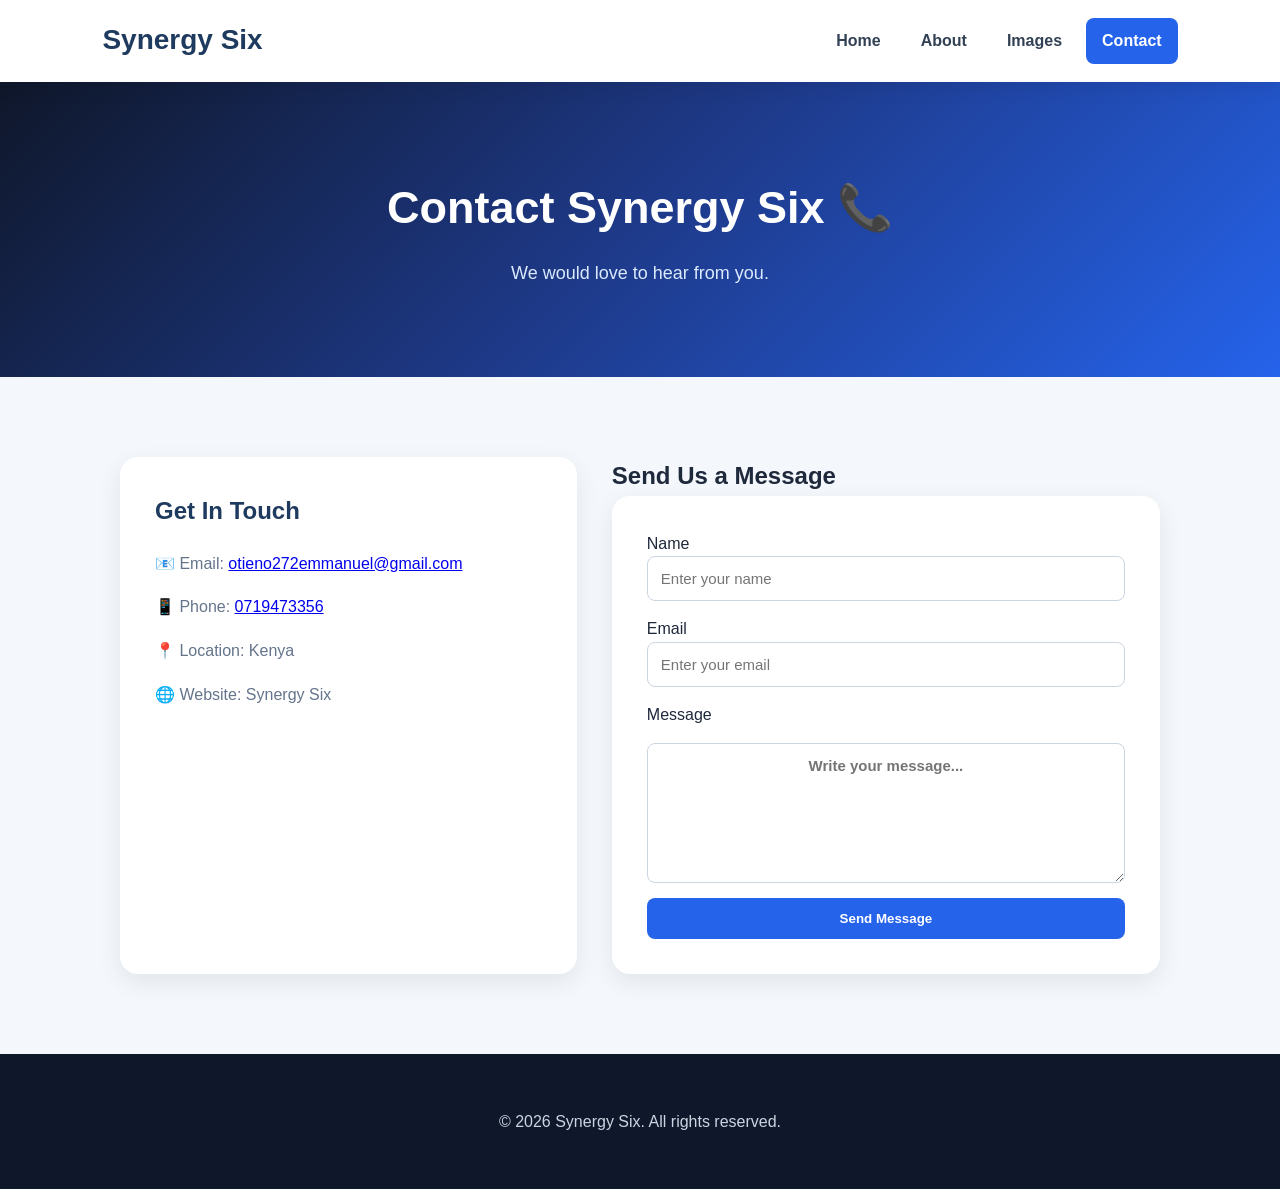
<file: contact.html>
<!DOCTYPE html>
<html lang="en">
<head>
    <meta charset="UTF-8">
    <meta name="viewport" content="width=device-width, initial-scale=1.0">
    <title>Synergy Six | Contact</title>
    <link rel="stylesheet" href="styles.css">
</head>

<body>

    <header>
        <h1>Synergy Six</h1>

        <nav>
            <a href="index.html">Home</a>
            <a href="about.html">About</a>
            <a href="images.html">Images</a>
            <a class="active" href="contact.html">Contact</a>
        </nav>
    </header>

    <main>

        <section class="page-title">
            <h2>Contact Synergy Six 📞</h2>
            <p>We would love to hear from you.</p>
        </section>

        <section class="contact-area">

            <div class="contact-info">
                <h2>Get In Touch</h2>

                <p>📧 Email:
                    <a href="mailto:otieno272emmanuel@gmail.com">
                        otieno272emmanuel@gmail.com
                    </a>
                </p>

                <p>📱 Phone:
                    <a href="tel:0719473356">0719473356</a>
                </p>

                <p>📍 Location: Kenya</p>

                <p>🌐 Website: Synergy Six</p>
            </div>

            <div class="contact-form">
                <h2>Send Us a Message</h2>

                <form id="contactForm" action="#" method="post">

                    <label for="name">Name</label>
                    <input
                        type="text"
                        id="name"
                        name="name"
                        placeholder="Enter your name"
                        required
                    >

                    <label for="email">Email</label>
                    <input
                        type="email"
                        id="email"
                        name="email"
                        placeholder="Enter your email"
                        required
                    >

                    <label for="message">Message</label>
                    <textarea
                        id="message"
                        name="message"
                        rows="6"
                        placeholder="Write your message..."
                        required
                    ></textarea>

                    <button type="submit">Send Message</button>

                </form>
            </div>

        </section>

    </main>

    <footer>
        <p>&copy; 2026 Synergy Six. All rights reserved.</p>
    </footer>

</body>
</html>
</file>
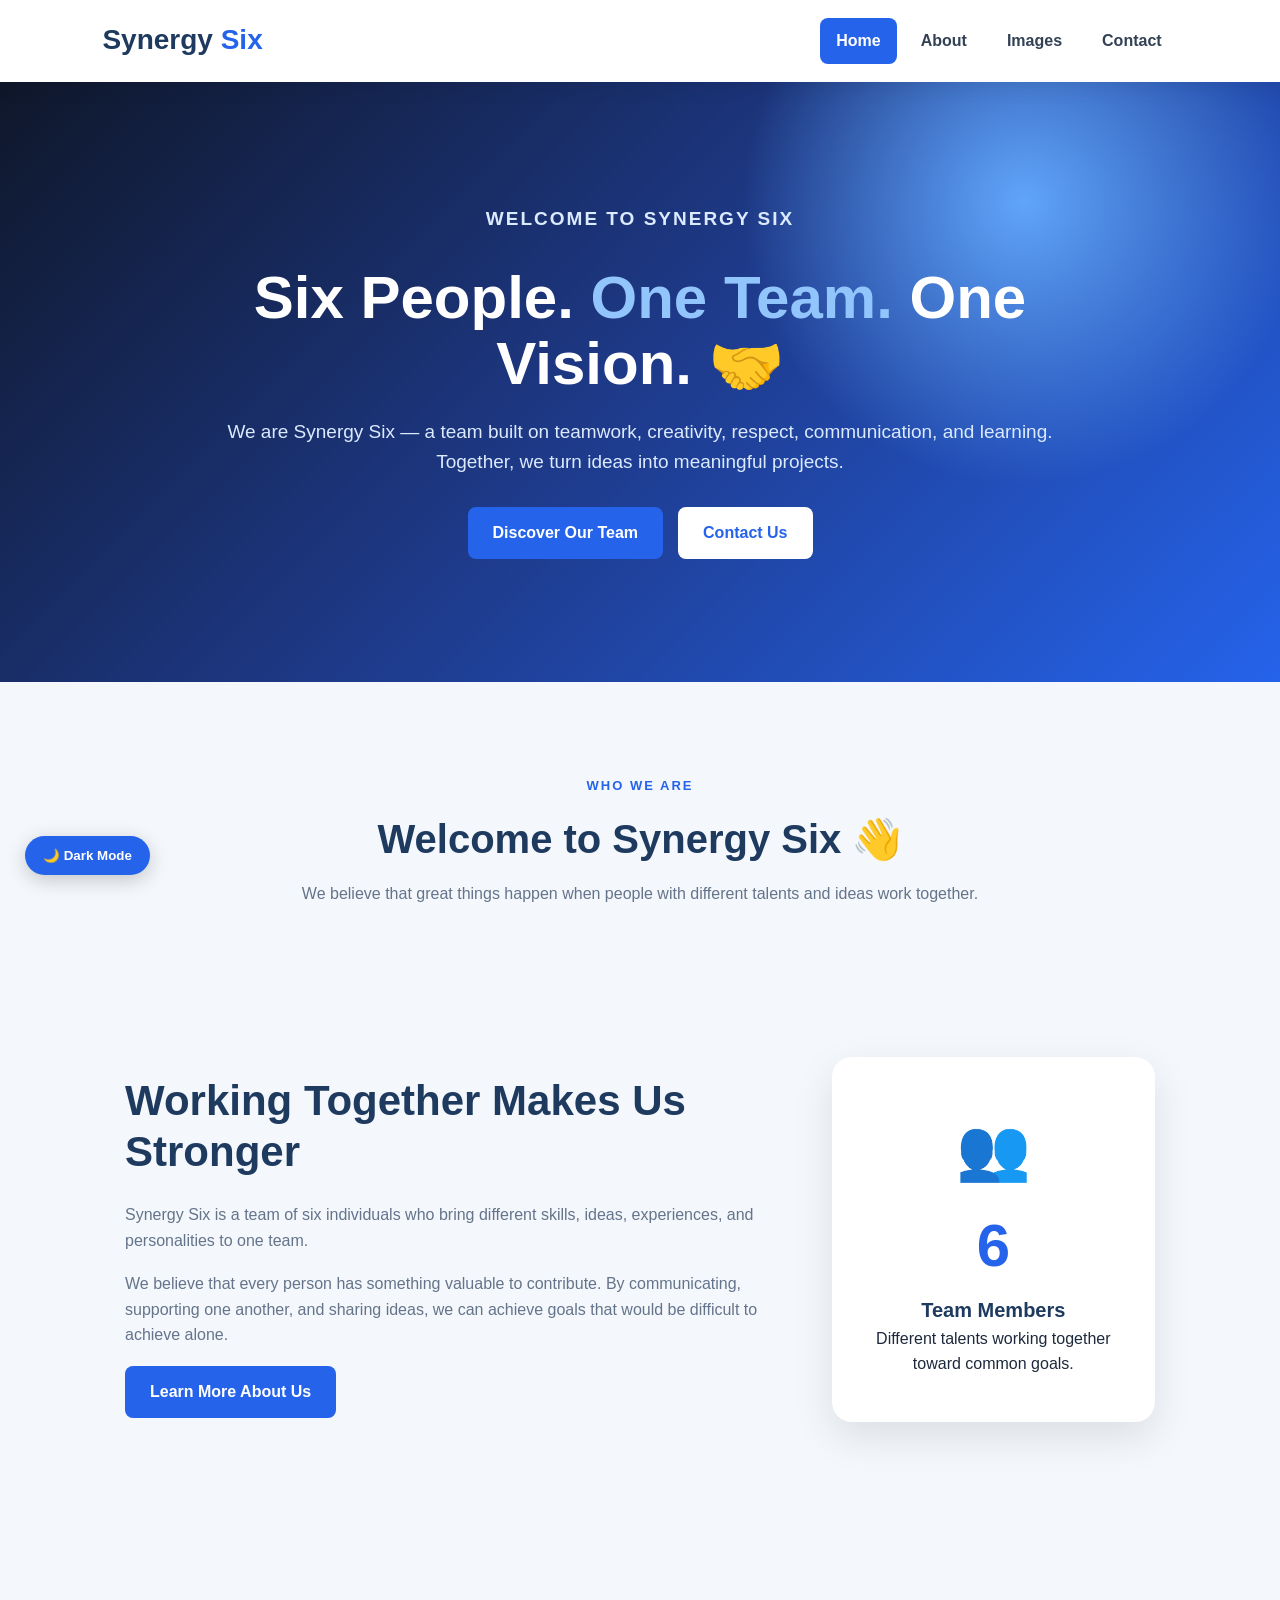
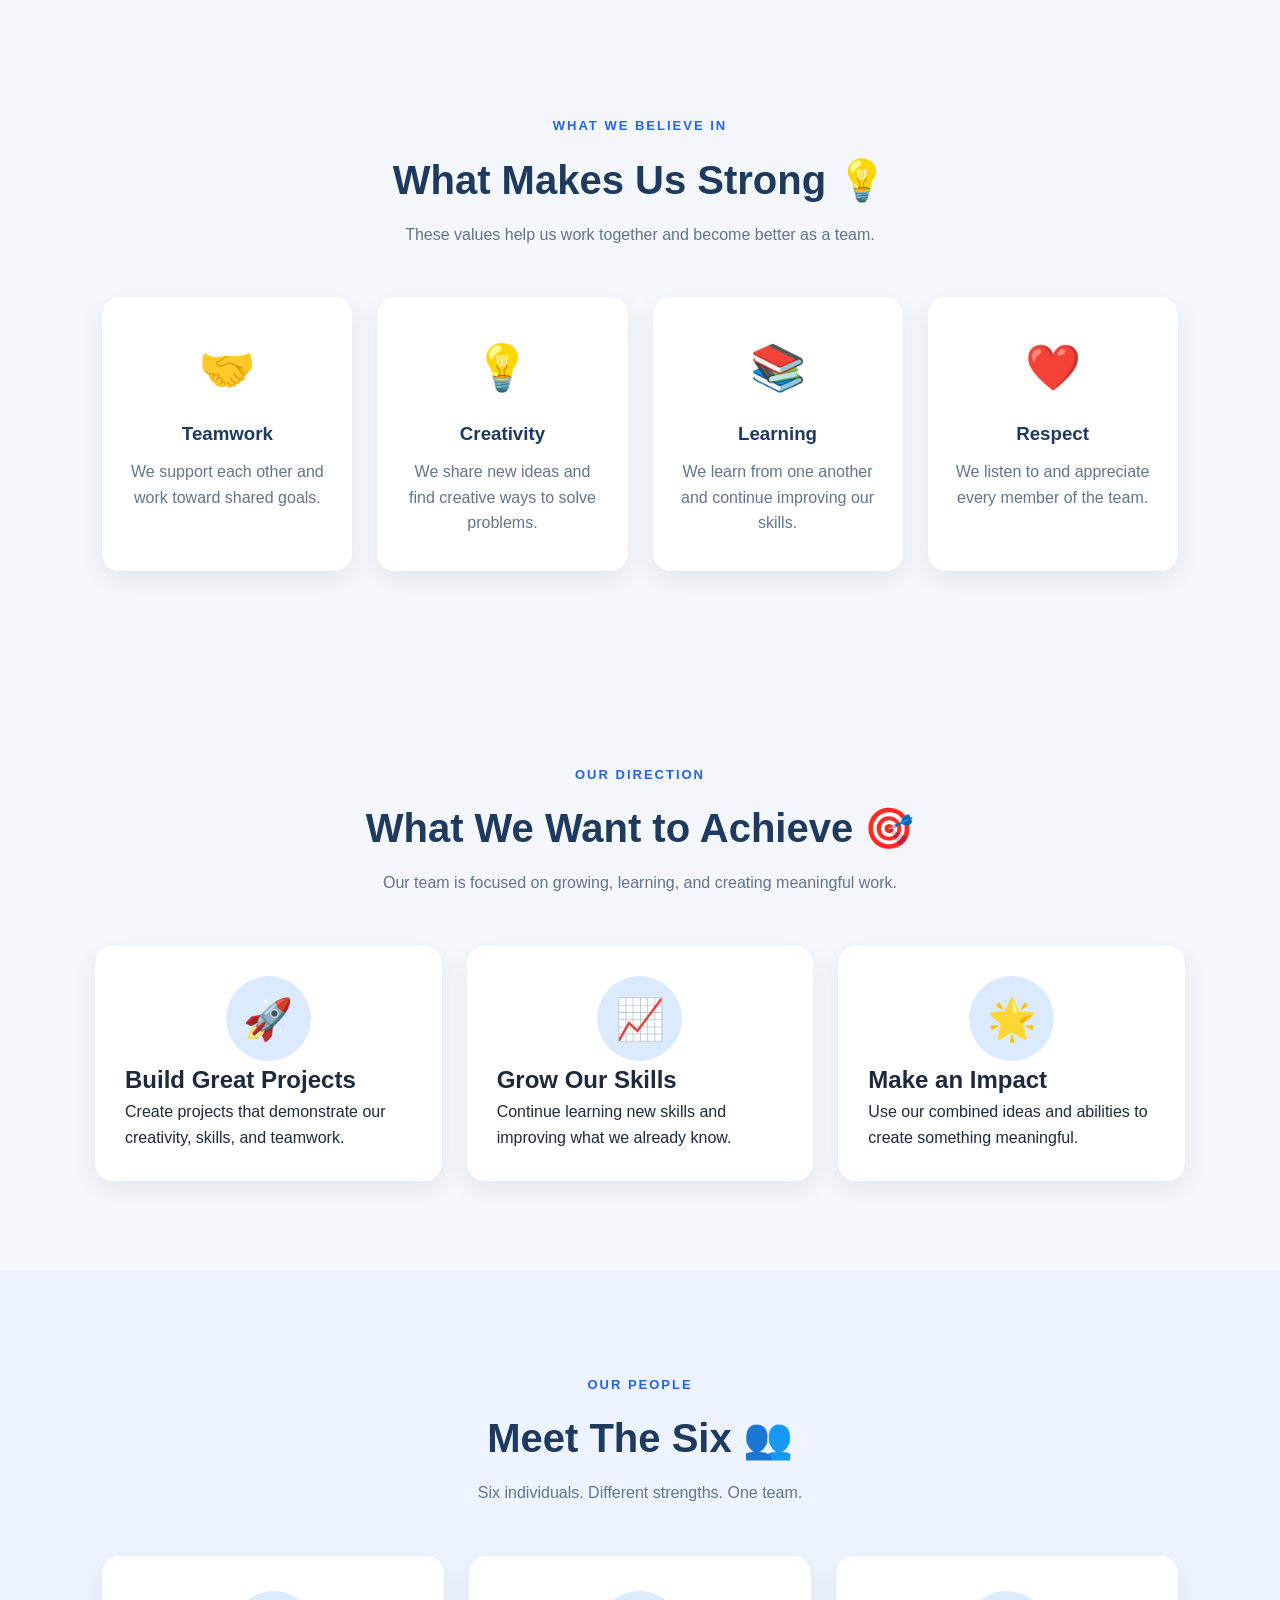
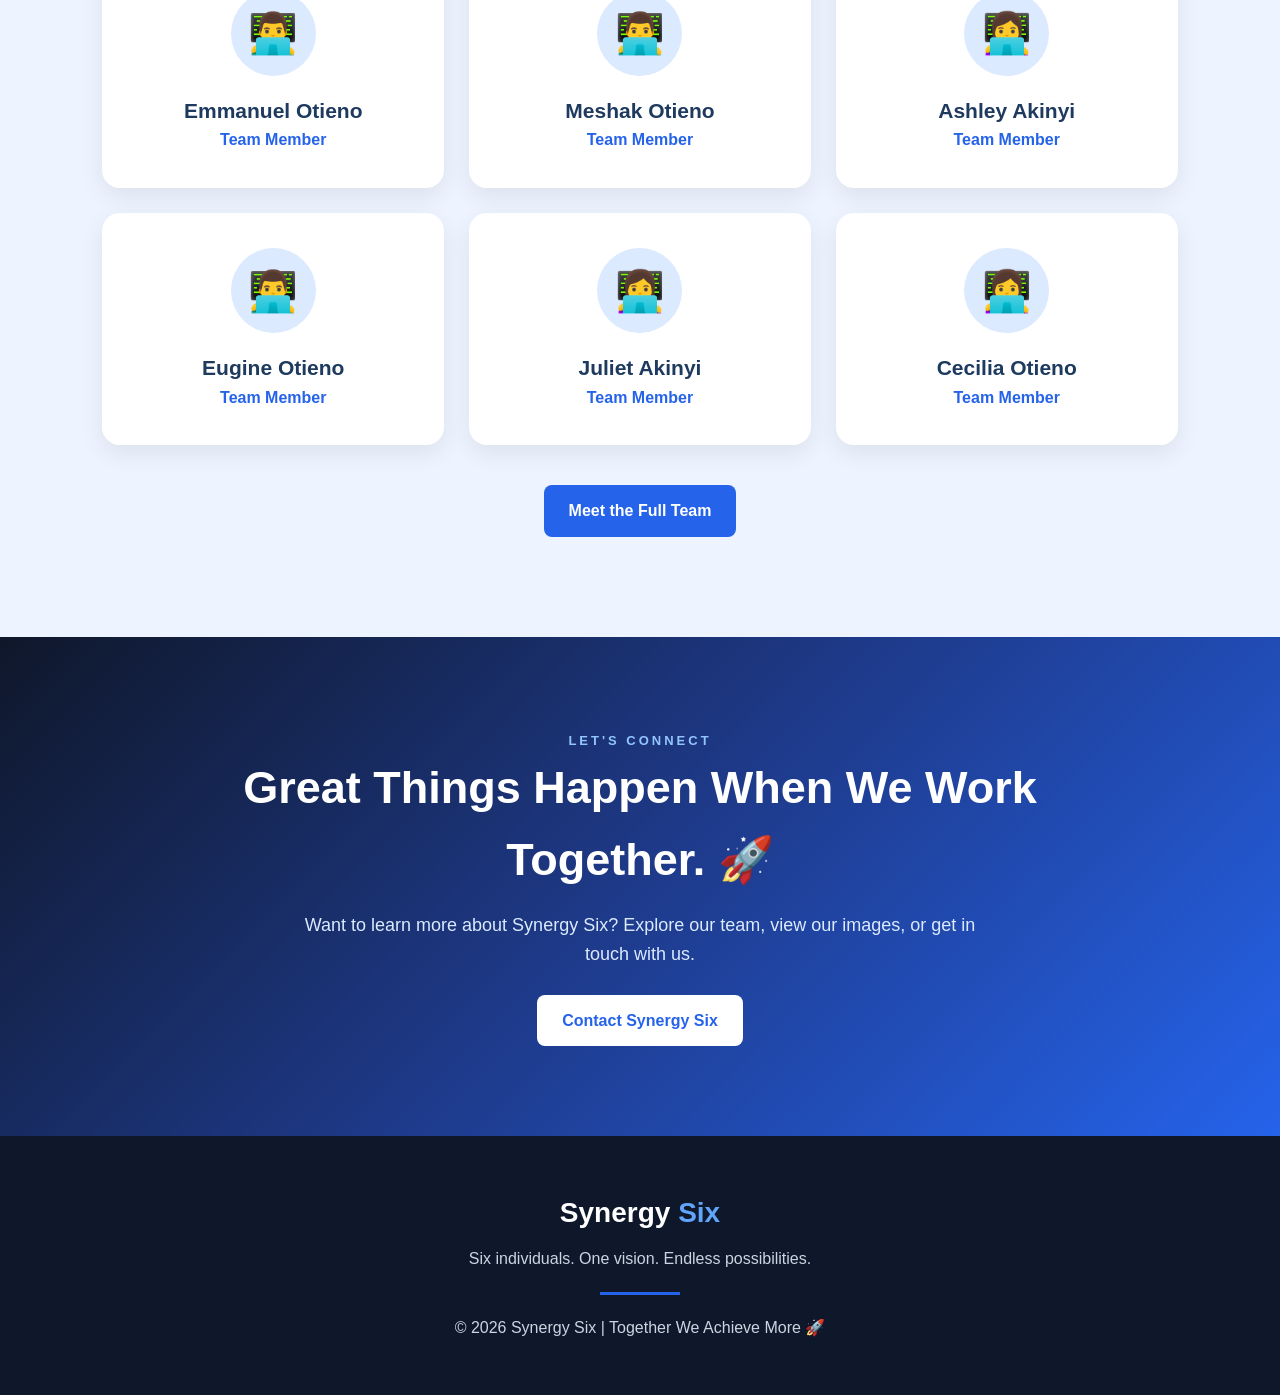
<file: home.html>
<!DOCTYPE html>
<html lang="en">

<head>
    <meta charset="UTF-8">
    <meta name="viewport" content="width=device-width, initial-scale=1.0">

    <title>Synergy Six | Home</title>

    <link rel="stylesheet" href="styles.css">
</head>

<body>

    <!-- =========================
         HEADER
    ========================== -->

    <header>

        <div class="logo">
            <h1>Synergy <span>Six</span></h1>
        </div>

        <nav>
            <a class="active" href="index.html">Home</a>
            <a href="about.html">About</a>
            <a href="images.html">Images</a>
            <a href="contact.html">Contact</a>
        </nav>

    </header>


    <!-- =========================
         HERO
    ========================== -->

    <section class="hero">

        <div class="hero-content">

            <p class="section-tag">WELCOME TO SYNERGY SIX</p>

            <h1>
                Six People.
                <span>One Team.</span>
                One Vision. 🤝
            </h1>

            <p>
                We are Synergy Six — a team built on teamwork,
                creativity, respect, communication, and learning.
                Together, we turn ideas into meaningful projects.
            </p>

            <div class="hero-buttons">

                <a href="about.html" class="btn">
                    Discover Our Team
                </a>

                <a href="contact.html" class="btn btn-light">
                    Contact Us
                </a>

            </div>

        </div>

    </section>


    <!-- =========================
         INTRODUCTION
    ========================== -->

    <section class="section">

        <div class="section-heading">

            <span class="section-tag">
                WHO WE ARE
            </span>

            <h2>Welcome to Synergy Six 👋</h2>

            <p>
                We believe that great things happen when people
                with different talents and ideas work together.
            </p>

        </div>


        <div class="about-section">

            <div class="about-content">

                <h2>Working Together Makes Us Stronger</h2>

                <p>
                    Synergy Six is a team of six individuals who
                    bring different skills, ideas, experiences,
                    and personalities to one team.
                </p>

                <p>
                    We believe that every person has something
                    valuable to contribute. By communicating,
                    supporting one another, and sharing ideas,
                    we can achieve goals that would be difficult
                    to achieve alone.
                </p>

                <a href="about.html" class="btn">
                    Learn More About Us
                </a>

            </div>


            <div class="about-card">

                <div class="icon">
                    👥
                </div>

                <h3>6</h3>

                <h4>Team Members</h4>

                <p>
                    Different talents working together
                    toward common goals.
                </p>

            </div>

        </div>

    </section>


    <!-- =========================
         WHAT WE VALUE
    ========================== -->

    <section class="values">

        <div class="section-heading">

            <span class="section-tag">
                WHAT WE BELIEVE IN
            </span>

            <h2>What Makes Us Strong 💡</h2>

            <p>
                These values help us work together and become
                better as a team.
            </p>

        </div>


        <div class="values-grid">

            <div class="value-card">

                <span>🤝</span>

                <h3>Teamwork</h3>

                <p>
                    We support each other and work toward
                    shared goals.
                </p>

            </div>


            <div class="value-card">

                <span>💡</span>

                <h3>Creativity</h3>

                <p>
                    We share new ideas and find creative
                    ways to solve problems.
                </p>

            </div>


            <div class="value-card">

                <span>📚</span>

                <h3>Learning</h3>

                <p>
                    We learn from one another and continue
                    improving our skills.
                </p>

            </div>


            <div class="value-card">

                <span>❤️</span>

                <h3>Respect</h3>

                <p>
                    We listen to and appreciate every
                    member of the team.
                </p>

            </div>

        </div>

    </section>


    <!-- =========================
         OUR GOALS
    ========================== -->

    <section class="section">

        <div class="section-heading">

            <span class="section-tag">
                OUR DIRECTION
            </span>

            <h2>What We Want to Achieve 🎯</h2>

            <p>
                Our team is focused on growing, learning,
                and creating meaningful work.
            </p>

        </div>


        <div class="team-grid">

            <div class="card">

                <div class="member-icon">
                    🚀
                </div>

                <h2>Build Great Projects</h2>

                <p>
                    Create projects that demonstrate our
                    creativity, skills, and teamwork.
                </p>

            </div>


            <div class="card">

                <div class="member-icon">
                    📈
                </div>

                <h2>Grow Our Skills</h2>

                <p>
                    Continue learning new skills and
                    improving what we already know.
                </p>

            </div>


            <div class="card">

                <div class="member-icon">
                    🌟
                </div>

                <h2>Make an Impact</h2>

                <p>
                    Use our combined ideas and abilities
                    to create something meaningful.
                </p>

            </div>

        </div>

    </section>


    <!-- =========================
         TEAM PREVIEW
    ========================== -->

    <section class="team-section">

        <div class="section-heading">

            <span class="section-tag">
                OUR PEOPLE
            </span>

            <h2>Meet The Six 👥</h2>

            <p>
                Six individuals. Different strengths.
                One team.
            </p>

        </div>


        <div class="team-grid">

            <div class="member member-card">

                <div class="member-icon">
                    👨‍💻
                </div>

                <h2>Emmanuel Otieno</h2>

                <p>Team Member</p>

            </div>


            <div class="member member-card">

                <div class="member-icon">
                    👨‍💻
                </div>

                <h2>Meshak Otieno</h2>

                <p>Team Member</p>

            </div>


            <div class="member member-card">

                <div class="member-icon">
                    👩‍💻
                </div>

                <h2>Ashley Akinyi</h2>

                <p>Team Member</p>

            </div>


            <div class="member member-card">

                <div class="member-icon">
                    👨‍💻
                </div>

                <h2>Eugine Otieno</h2>

                <p>Team Member</p>

            </div>


            <div class="member member-card">

                <div class="member-icon">
                    👩‍💻
                </div>

                <h2>Juliet Akinyi</h2>

                <p>Team Member</p>

            </div>


            <div class="member member-card">

                <div class="member-icon">
                    👩‍💻
                </div>

                <h2>Cecilia Otieno</h2>

                <p>Team Member</p>

            </div>

        </div>


        <div style="text-align: center; margin-top: 40px;">

            <a href="about.html" class="btn">
                Meet the Full Team
            </a>

        </div>

    </section>


    <!-- =========================
         CALL TO ACTION
    ========================== -->

    <section class="page-title">

        <div class="page-title-content">

            <span class="small-title">
                LET'S CONNECT
            </span>

            <h2>
                Great Things Happen
                When We Work Together. 🚀
            </h2>

            <p>
                Want to learn more about Synergy Six?
                Explore our team, view our images,
                or get in touch with us.
            </p>

            <br>

            <a href="contact.html" class="about-btn">
                Contact Synergy Six
            </a>

        </div>

    </section>


    <!-- =========================
         FOOTER
    ========================== -->

    <footer>

        <h2>
            Synergy <span>Six</span>
        </h2>

        <p>
            Six individuals. One vision. Endless possibilities.
        </p>

        <div class="footer-line"></div>

        <p>
            © 2026 Synergy Six | Together We Achieve More 🚀
        </p>

    </footer>


    <!-- JAVASCRIPT -->

    <script src="script.js"></script>
    <script>// =====================================================
// SYNERGY SIX - MAIN JAVASCRIPT
// =====================================================


// =====================================================
// DARK / LIGHT MODE
// =====================================================

const themeButton = document.createElement("button");

themeButton.className = "theme-btn";
themeButton.textContent = "🌙 Dark Mode";

document.body.appendChild(themeButton);


themeButton.addEventListener("click", function () {

    document.body.classList.toggle("dark-mode");

    if (document.body.classList.contains("dark-mode")) {

        themeButton.textContent = "☀️ Light Mode";

    } else {

        themeButton.textContent = "🌙 Dark Mode";

    }

});


// =====================================================
// BACK TO TOP BUTTON
// =====================================================

const topButton = document.createElement("button");

topButton.className = "top-btn";
topButton.textContent = "↑";

document.body.appendChild(topButton);


window.addEventListener("scroll", function () {

    if (window.scrollY > 300) {

        topButton.style.display = "block";

    } else {

        topButton.style.display = "none";

    }

});


topButton.addEventListener("click", function () {

    window.scrollTo({
        top: 0,
        behavior: "smooth"
    });

});


// =====================================================
// TEAM MEMBER INTERACTION
// =====================================================

const members = document.querySelectorAll(".member");

members.forEach(function (member) {

    member.addEventListener("click", function () {

        const nameElement = member.querySelector("h2");
        const roleElement = member.querySelector("p");

        if (nameElement && roleElement) {

            const name = nameElement.textContent;
            const role = roleElement.textContent;

            alert(
                "👋 Hello!\n\n" +
                name +
                "\n\nRole: " +
                role +
                "\n\n🤝 Working together makes Synergy Six stronger!"
            );

        }

    });

});


// =====================================================
// CONTACT FORM
// =====================================================

const contactForm = document.getElementById("contactForm");


if (contactForm) {

    contactForm.addEventListener("submit", function (event) {

        event.preventDefault();

        const name = document.getElementById("name");
        const email = document.getElementById("email");
        const userMessage = document.getElementById("userMessage");
        const message = document.getElementById("message");


        if (
            !name ||
            !email ||
            !userMessage ||
            !message
        ) {

            return;

        }


        if (
            name.value.trim() === "" ||
            email.value.trim() === "" ||
            userMessage.value.trim() === ""
        ) {

            message.textContent =
                "❌ Please fill in all the fields.";

            message.style.color = "red";

            return;

        }


        message.textContent =
            "✅ Thank you, " +
            name.value +
            "! Your message has been received.";

        message.style.color = "green";


        contactForm.reset();

    });

}


// =====================================================
// SMOOTH INTERNAL LINKS
// =====================================================

const internalLinks = document.querySelectorAll(
    'a[href^="#"]'
);

internalLinks.forEach(function (link) {

    link.addEventListener("click", function (event) {

        const targetId = link.getAttribute("href");

        if (targetId === "#") {
            return;
        }

        const target = document.querySelector(targetId);

        if (target) {

            event.preventDefault();

            target.scrollIntoView({
                behavior: "smooth"
            });

        }

    });

});


// =====================================================
// PAGE LOADED
// =====================================================

console.log(
    "🚀 Synergy Six website loaded successfully!"
);</script>
<style>/* =====================================================
   SYNERGY SIX
   MAIN WEBSITE CSS
===================================================== */


/* =====================================================
   RESET
===================================================== */

* {
    margin: 0;
    padding: 0;
    box-sizing: border-box;
}

html {
    scroll-behavior: smooth;
}

body {
    font-family: Arial, Helvetica, sans-serif;
    background: #f4f7fb;
    color: #1e293b;
    line-height: 1.6;
    transition: background 0.4s, color 0.4s;
}


/* =====================================================
   HEADER
===================================================== */

header {
    position: sticky;
    top: 0;
    z-index: 1000;

    display: flex;
    justify-content: space-between;
    align-items: center;

    padding: 18px 8%;

    background: white;

    box-shadow:
        0 4px 20px rgba(0, 0, 0, 0.08);
}

.logo h1 {
    color: #1e3a5f;
    font-size: 28px;
}

.logo span {
    color: #2563eb;
}


/* =====================================================
   NAVIGATION
===================================================== */

nav {
    display: flex;
    gap: 8px;
    flex-wrap: wrap;
}

nav a {
    text-decoration: none;
    color: #334155;

    padding: 10px 16px;

    border-radius: 8px;

    font-weight: bold;

    transition: 0.3s;
}

nav a:hover {
    background: #dbeafe;
    color: #2563eb;
}

nav a.active {
    background: #2563eb;
    color: white;
}


/* =====================================================
   HERO
===================================================== */

.hero {
    min-height: 600px;

    display: flex;
    justify-content: center;
    align-items: center;

    text-align: center;

    padding: 80px 8%;

    color: white;

    background:
        radial-gradient(
            circle at 80% 20%,
            #60a5fa,
            transparent 25%
        ),
        linear-gradient(
            135deg,
            #0f172a,
            #1e3a8a,
            #2563eb
        );
}

.hero-content {
    max-width: 850px;
}

.hero h1 {
    font-size: 60px;
    line-height: 1.1;
    margin: 20px 0;
}

.hero h1 span {
    color: #93c5fd;
}

.hero p {
    font-size: 19px;
    color: #dbeafe;
}

.hero-buttons {
    display: flex;
    justify-content: center;
    gap: 15px;
    flex-wrap: wrap;
    margin-top: 30px;
}


/* =====================================================
   PAGE TITLE
===================================================== */

.page-title {
    padding: 90px 8%;

    text-align: center;

    background:
        linear-gradient(
            135deg,
            #0f172a,
            #1e3a8a,
            #2563eb
        );

    color: white;
}

.page-title h2 {
    font-size: 45px;
    margin-bottom: 15px;
}

.page-title p {
    max-width: 700px;
    margin: auto;
    color: #dbeafe;
    font-size: 18px;
}

.page-title-content {
    max-width: 800px;
    margin: auto;
}

.small-title {
    color: #93c5fd;
    font-size: 13px;
    letter-spacing: 3px;
    font-weight: bold;
}


/* =====================================================
   BUTTONS
===================================================== */

.btn,
.about-btn {
    display: inline-block;

    padding: 13px 25px;

    border-radius: 8px;

    background: #2563eb;

    color: white;

    text-decoration: none;

    border: none;

    font-weight: bold;

    cursor: pointer;

    transition: 0.3s;
}

.btn:hover,
.about-btn:hover {
    background: #1d4ed8;

    transform: translateY(-4px);

    box-shadow:
        0 10px 25px rgba(37, 99, 235, 0.3);
}

.btn-light,
.about-btn {
    background: white;
    color: #2563eb;
}


/* =====================================================
   GENERAL SECTIONS
===================================================== */

.section {
    max-width: 1150px;
    margin: auto;
    padding: 90px 30px;
}

.section-heading {
    max-width: 700px;
    text-align: center;
    margin: 0 auto 50px;
}

.section-heading h2 {
    color: #1e3a5f;
    font-size: 40px;
    margin: 10px 0;
}

.section-heading p {
    color: #64748b;
}

.section-tag {
    color: #2563eb;
    font-size: 13px;
    letter-spacing: 2px;
    font-weight: bold;
}


/* =====================================================
   ABOUT
===================================================== */

.about-section {
    max-width: 1150px;
    margin: auto;

    padding: 100px 30px;

    display: grid;

    grid-template-columns: 2fr 1fr;

    gap: 60px;

    align-items: center;
}

.about-content h2 {
    color: #1e3a5f;
    font-size: 42px;
    line-height: 1.2;
    margin: 15px 0 25px;
}

.about-content p {
    color: #64748b;
    margin-bottom: 18px;
}

.about-card {
    background: white;
    padding: 45px 30px;
    text-align: center;
    border-radius: 20px;

    box-shadow:
        0 15px 40px rgba(0, 0, 0, 0.1);

    transition: 0.4s;
}

.about-card:hover {
    transform: translateY(-10px);
}

.about-card .icon {
    font-size: 60px;
}

.about-card h3 {
    color: #2563eb;
    font-size: 60px;
}

.about-card h4 {
    color: #1e3a5f;
    font-size: 20px;
}


/* =====================================================
   MISSION & VISION
===================================================== */

.mission-section {
    padding: 90px 8%;

    display: grid;

    grid-template-columns: repeat(2, 1fr);

    gap: 30px;

    background: #eaf2ff;
}

.info-card {
    background: white;
    padding: 45px;
    border-radius: 20px;
    transition: 0.4s;
}

.info-card:hover {
    transform: translateY(-8px);

    box-shadow:
        0 15px 35px rgba(0, 0, 0, 0.12);
}

.info-card .icon {
    font-size: 45px;
}

.info-card h2 {
    color: #1e3a5f;
    margin: 10px 0 15px;
}

.info-card p {
    color: #64748b;
}


/* =====================================================
   VALUES
===================================================== */

.values {
    padding: 100px 8%;
}

.values-grid {
    max-width: 1150px;

    margin: auto;

    display: grid;

    grid-template-columns: repeat(4, 1fr);

    gap: 25px;
}

.value-card {
    background: white;

    padding: 35px 25px;

    text-align: center;

    border-radius: 18px;

    box-shadow:
        0 8px 25px rgba(0, 0, 0, 0.07);

    transition: 0.4s;
}

.value-card:hover {
    transform: translateY(-10px);

    border-bottom: 4px solid #2563eb;
}

.value-card span {
    font-size: 45px;
}

.value-card h3 {
    color: #1e3a5f;
    margin: 15px 0 10px;
}

.value-card p {
    color: #64748b;
}


/* =====================================================
   TEAM
===================================================== */

.team-section {
    padding: 100px 8%;
    background: #eef4ff;
}

.team-grid {
    max-width: 1150px;

    margin: auto;

    display: grid;

    grid-template-columns: repeat(3, 1fr);

    gap: 25px;
}

.member,
.member-card {
    background: white;

    padding: 35px 25px;

    text-align: center;

    border-radius: 18px;

    cursor: pointer;

    box-shadow:
        0 8px 25px rgba(0, 0, 0, 0.08);

    transition: 0.4s;
}

.member:hover,
.member-card:hover {
    transform: translateY(-10px);

    box-shadow:
        0 15px 35px rgba(37, 99, 235, 0.2);
}

.member-icon {
    width: 85px;
    height: 85px;

    margin: auto;

    display: flex;
    align-items: center;
    justify-content: center;

    border-radius: 50%;

    background: #dbeafe;

    font-size: 40px;
}

.member h2,
.member-card h2 {
    color: #1e3a5f;

    font-size: 21px;

    margin-top: 18px;
}

.member p,
.member-card p {
    color: #2563eb;

    font-weight: bold;
}


/* =====================================================
   IMAGES / GALLERY
===================================================== */

.gallery,
.image-grid,
.images-grid {
    max-width: 1150px;

    margin: auto;

    padding: 80px 30px;

    display: grid;

    grid-template-columns: repeat(3, 1fr);

    gap: 25px;
}

.gallery img,
.image-grid img,
.images-grid img {
    width: 100%;
    height: 250px;

    object-fit: cover;

    border-radius: 15px;

    box-shadow:
        0 8px 25px rgba(0, 0, 0, 0.12);

    transition: 0.4s;
}

.gallery img:hover,
.image-grid img:hover,
.images-grid img:hover {
    transform: scale(1.04);

    box-shadow:
        0 15px 35px rgba(37, 99, 235, 0.25);
}


/* =====================================================
   CONTACT
===================================================== */

.contact-area {
    max-width: 1100px;

    margin: auto;

    padding: 80px 30px;

    display: grid;

    grid-template-columns: 1fr 1.2fr;

    gap: 35px;
}

.contact-info,
#contactForm {
    background: white;

    padding: 35px;

    border-radius: 18px;

    box-shadow:
        0 8px 25px rgba(0, 0, 0, 0.08);
}

.contact-info h2,
#contactForm h2 {
    color: #1e3a5f;

    margin-bottom: 20px;
}

.contact-info p {
    margin: 18px 0;
    color: #64748b;
}


/* =====================================================
   CONTACT FORM
===================================================== */

#contactForm {
    display: flex;
    flex-direction: column;
}

#contactForm input,
#contactForm textarea {
    width: 100%;

    padding: 13px;

    margin-bottom: 15px;

    border: 1px solid #cbd5e1;

    border-radius: 8px;

    font-size: 15px;

    font-family: inherit;

    outline: none;
}

#contactForm input:focus,
#contactForm textarea:focus {
    border-color: #2563eb;

    box-shadow:
        0 0 0 3px rgba(37, 99, 235, 0.1);
}

#contactForm textarea {
    min-height: 140px;
    resize: vertical;
}

#contactForm button {
    padding: 13px;

    border: none;

    border-radius: 8px;

    background: #2563eb;

    color: white;

    font-weight: bold;

    cursor: pointer;

    transition: 0.3s;
}

#contactForm button:hover {
    background: #1d4ed8;
}

#message {
    text-align: center;
    margin-top: 15px;
    font-weight: bold;
}


/* =====================================================
   FOOTER
===================================================== */

footer {
    background: #0f172a;

    color: white;

    text-align: center;

    padding: 55px 20px;
}

footer h2 {
    font-size: 28px;
    margin-bottom: 10px;
}

footer span {
    color: #60a5fa;
}

footer p {
    color: #cbd5e1;
}

.footer-line {
    width: 80px;
    height: 3px;

    background: #2563eb;

    margin: 20px auto;
}


/* =====================================================
   DARK MODE
===================================================== */

.dark-mode {
    background: #0f172a;
    color: white;
}

.dark-mode header {
    background: #111827;
}

.dark-mode header h1 {
    color: white;
}

.dark-mode nav a {
    color: #e2e8f0;
}

.dark-mode nav a:hover {
    background: #1e40af;
    color: white;
}

.dark-mode .about-section,
.dark-mode .values {
    background: #0f172a;
}

.dark-mode .about-card,
.dark-mode .info-card,
.dark-mode .value-card,
.dark-mode .member,
.dark-mode .member-card,
.dark-mode .contact-info,
.dark-mode #contactForm,
.dark-mode .card {
    background: #1e293b;
    color: white;
}

.dark-mode .about-content h2,
.dark-mode .section-heading h2,
.dark-mode .about-card h4,
.dark-mode .info-card h2,
.dark-mode .value-card h3,
.dark-mode .member h2,
.dark-mode .member-card h2,
.dark-mode .contact-info h2,
.dark-mode #contactForm h2 {
    color: white;
}

.dark-mode .about-content p,
.dark-mode .about-card p,
.dark-mode .info-card p,
.dark-mode .value-card p,
.dark-mode .section-heading p,
.dark-mode .contact-info p {
    color: #cbd5e1;
}

.dark-mode .mission-section,
.dark-mode .team-section {
    background: #111827;
}

.dark-mode #contactForm input,
.dark-mode #contactForm textarea {
    background: #0f172a;
    color: white;
    border-color: #475569;
}


/* =====================================================
   DARK MODE BUTTON
===================================================== */

.theme-btn {
    position: fixed;

    left: 25px;
    bottom: 25px;

    z-index: 2000;

    padding: 12px 18px;

    border: none;

    border-radius: 30px;

    background: #2563eb;

    color: white;

    font-weight: bold;

    cursor: pointer;

    box-shadow:
        0 5px 20px rgba(0, 0, 0, 0.2);

    transition: 0.3s;
}

.theme-btn:hover {
    background: #1d4ed8;
    transform: translateY(-3px);
}


/* =====================================================
   BACK TO TOP
===================================================== */

.top-btn {
    position: fixed;

    right: 25px;
    bottom: 25px;

    width: 50px;
    height: 50px;

    border: none;

    border-radius: 50%;

    background: #1e3a5f;

    color: white;

    font-size: 25px;

    cursor: pointer;

    display: none;

    z-index: 2000;

    box-shadow:
        0 5px 20px rgba(0, 0, 0, 0.2);

    transition: 0.3s;
}

.top-btn:hover {
    background: #2563eb;

    transform: translateY(-4px);
}


/* =====================================================
   MOBILE
===================================================== */

@media (max-width: 900px) {

    header {
        padding: 18px 5%;
    }

    .hero h1 {
        font-size: 48px;
    }

    .about-section {
        grid-template-columns: 1fr;
    }

    .values-grid {
        grid-template-columns: repeat(2, 1fr);
    }

    .team-grid {
        grid-template-columns: repeat(2, 1fr);
    }

    .gallery,
    .image-grid,
    .images-grid {
        grid-template-columns: repeat(2, 1fr);
    }

    .contact-area {
        grid-template-columns: 1fr;
    }
}


@media (max-width: 600px) {

    header {
        flex-direction: column;
        gap: 15px;
    }

    nav {
        justify-content: center;
    }

    nav a {
        font-size: 14px;
        padding: 8px 10px;
    }

    .hero {
        min-height: 500px;
        padding: 60px 25px;
    }

    .hero h1 {
        font-size: 38px;
    }

    .hero p {
        font-size: 16px;
    }

    .page-title {
        padding: 65px 20px;
    }

    .page-title h2 {
        font-size: 34px;
    }

    .section {
        padding: 70px 20px;
    }

    .about-section {
        padding: 70px 20px;
    }

    .about-content h2 {
        font-size: 34px;
    }

    .mission-section {
        grid-template-columns: 1fr;
        padding: 70px 20px;
    }

    .values {
        padding: 70px 20px;
    }

    .values-grid {
        grid-template-columns: 1fr;
    }

    .team-section {
        padding: 70px 20px;
    }

    .team-grid {
        grid-template-columns: 1fr;
    }

    .gallery,
    .image-grid,
    .images-grid {
        grid-template-columns: 1fr;
        padding: 60px 20px;
    }

    .contact-area {
        grid-template-columns: 1fr;
        padding: 60px 20px;
    }

    .hero-buttons {
        flex-direction: column;
        align-items: center;
    }

    .hero-buttons .btn {
        width: 100%;
        max-width: 260px;
        text-align: center;
    }

    .theme-btn {
        left: 15px;
        bottom: 15px;
    }

    .top-btn {
        right: 15px;
        bottom: 15px;
    }
}</style>
</body>

</html>
</file>
<file: styles.css>
/* =====================================================
   SYNERGY SIX - MAIN WEBSITE STYLES
===================================================== */


/* =====================================================
   RESET
===================================================== */

* {
    margin: 0;
    padding: 0;
    box-sizing: border-box;
}

html {
    scroll-behavior: smooth;
}

body {
    font-family: Arial, Helvetica, sans-serif;
    background: #f4f7fb;
    color: #1e293b;
    line-height: 1.6;
    transition: 0.4s;
}


/* =====================================================
   HEADER
===================================================== */

header {
    position: sticky;
    top: 0;
    z-index: 1000;

    display: flex;
    justify-content: space-between;
    align-items: center;

    padding: 18px 8%;

    background: white;

    box-shadow: 0 4px 20px rgba(0, 0, 0, 0.08);
}

header h1 {
    color: #1e3a5f;
    font-size: 28px;
}

header h1 span {
    color: #2563eb;
}


/* =====================================================
   NAVIGATION
===================================================== */

nav {
    display: flex;
    gap: 8px;
    flex-wrap: wrap;
}

nav a {
    color: #334155;

    text-decoration: none;

    padding: 10px 16px;

    border-radius: 8px;

    font-weight: bold;

    transition: 0.3s;
}

nav a:hover {
    background: #dbeafe;
    color: #2563eb;
}

nav a.active {
    background: #2563eb;
    color: white;
}


/* =====================================================
   GENERAL PAGE TITLE
===================================================== */

.page-title {
    padding: 90px 8%;

    text-align: center;

    background:
        linear-gradient(
            135deg,
            #0f172a,
            #1e3a8a,
            #2563eb
        );

    color: white;
}

.page-title h2 {
    font-size: 45px;

    margin-bottom: 15px;
}

.page-title p {
    max-width: 700px;

    margin: auto;

    color: #dbeafe;

    font-size: 18px;
}


/* =====================================================
   HOME PAGE
===================================================== */

.hero {
    min-height: 600px;

    display: flex;

    align-items: center;

    justify-content: center;

    text-align: center;

    padding: 80px 8%;

    color: white;

    background:
        radial-gradient(
            circle at 80% 20%,
            #60a5fa,
            transparent 25%
        ),
        linear-gradient(
            135deg,
            #0f172a,
            #1e3a8a,
            #2563eb
        );
}

.hero-content {
    max-width: 800px;
}

.hero h1 {
    font-size: 60px;

    line-height: 1.1;

    margin-bottom: 20px;
}

.hero h1 span {
    color: #93c5fd;
}

.hero p {
    font-size: 19px;

    color: #dbeafe;

    margin-bottom: 30px;
}


/* =====================================================
   BUTTONS
===================================================== */

.btn {
    display: inline-block;

    padding: 13px 25px;

    border-radius: 8px;

    background: #2563eb;

    color: white;

    text-decoration: none;

    border: none;

    font-weight: bold;

    cursor: pointer;

    transition: 0.3s;
}

.btn:hover {
    background: #1d4ed8;

    transform: translateY(-4px);

    box-shadow: 0 10px 25px rgba(37, 99, 235, 0.3);
}

.btn-light {
    background: white;

    color: #2563eb;
}

.btn-light:hover {
    background: #dbeafe;
}


/* =====================================================
   GENERAL SECTIONS
===================================================== */

section {
    width: 100%;
}

.section {
    max-width: 1150px;

    margin: auto;

    padding: 90px 30px;
}

.section-heading {
    text-align: center;

    max-width: 700px;

    margin: 0 auto 50px;
}

.section-heading h2 {
    color: #1e3a5f;

    font-size: 40px;

    margin: 10px 0;
}

.section-heading p {
    color: #64748b;
}

.section-tag {
    color: #2563eb;

    font-size: 13px;

    letter-spacing: 2px;

    font-weight: bold;
}


/* =====================================================
   CARDS
===================================================== */

.card {
    background: white;

    padding: 30px;

    border-radius: 18px;

    box-shadow:
        0 8px 25px rgba(0, 0, 0, 0.07);

    transition: 0.4s;
}

.card:hover {
    transform: translateY(-8px);

    box-shadow:
        0 15px 35px rgba(37, 99, 235, 0.15);
}


/* =====================================================
   ABOUT PAGE
===================================================== */

.about-section {
    max-width: 1150px;

    margin: auto;

    padding: 100px 30px;

    display: grid;

    grid-template-columns: 2fr 1fr;

    gap: 60px;

    align-items: center;
}

.about-content h2 {
    color: #1e3a5f;

    font-size: 42px;

    margin: 15px 0 25px;
}

.about-content p {
    color: #64748b;

    margin-bottom: 18px;
}

.about-card {
    background: white;

    text-align: center;

    padding: 45px 30px;

    border-radius: 20px;

    box-shadow:
        0 15px 40px rgba(0, 0, 0, 0.1);

    transition: 0.4s;
}

.about-card:hover {
    transform: translateY(-10px);
}

.about-card .icon {
    font-size: 60px;
}

.about-card h3 {
    color: #2563eb;

    font-size: 60px;
}

.about-card h4 {
    color: #1e3a5f;

    font-size: 20px;
}


/* =====================================================
   MISSION / VISION
===================================================== */

.mission-section {
    padding: 90px 8%;

    display: grid;

    grid-template-columns: repeat(2, 1fr);

    gap: 30px;

    background: #eaf2ff;
}

.info-card {
    background: white;

    padding: 45px;

    border-radius: 20px;

    transition: 0.4s;
}

.info-card:hover {
    transform: translateY(-8px);

    box-shadow:
        0 15px 35px rgba(0, 0, 0, 0.12);
}

.info-card .icon {
    font-size: 45px;
}

.info-card h2 {
    color: #1e3a5f;

    margin: 10px 0 15px;
}

.info-card p {
    color: #64748b;
}


/* =====================================================
   VALUES
===================================================== */

.values {
    padding: 100px 8%;
}

.values-grid {
    max-width: 1150px;

    margin: auto;

    display: grid;

    grid-template-columns: repeat(4, 1fr);

    gap: 25px;
}

.value-card {
    background: white;

    padding: 35px 25px;

    text-align: center;

    border-radius: 18px;

    box-shadow:
        0 8px 25px rgba(0, 0, 0, 0.07);

    transition: 0.4s;
}

.value-card:hover {
    transform: translateY(-10px);

    border-bottom: 4px solid #2563eb;
}

.value-card span {
    font-size: 45px;
}

.value-card h3 {
    color: #1e3a5f;

    margin: 15px 0 10px;
}

.value-card p {
    color: #64748b;
}


/* =====================================================
   TEAM
===================================================== */

.team-section {
    padding: 100px 8%;

    background: #eef4ff;
}

.team-grid {
    max-width: 1150px;

    margin: auto;

    display: grid;

    grid-template-columns: repeat(3, 1fr);

    gap: 25px;
}

.member,
.member-card {
    background: white;

    padding: 35px 25px;

    text-align: center;

    border-radius: 18px;

    cursor: pointer;

    box-shadow:
        0 8px 25px rgba(0, 0, 0, 0.08);

    transition: 0.4s;
}

.member:hover,
.member-card:hover {
    transform: translateY(-10px);

    box-shadow:
        0 15px 35px rgba(37, 99, 235, 0.2);
}

.member-icon {
    width: 85px;

    height: 85px;

    margin: auto;

    border-radius: 50%;

    display: flex;

    align-items: center;

    justify-content: center;

    background: #dbeafe;

    font-size: 40px;
}

.member h2,
.member-card h2 {
    color: #1e3a5f;

    margin-top: 18px;

    font-size: 21px;
}

.member p,
.member-card p {
    color: #2563eb;

    font-weight: bold;
}


/* =====================================================
   IMAGE / GALLERY PAGE
===================================================== */

.gallery,
.image-grid,
.images-grid {
    max-width: 1150px;

    margin: auto;

    padding: 80px 30px;

    display: grid;

    grid-template-columns: repeat(3, 1fr);

    gap: 25px;
}

.gallery img,
.image-grid img,
.images-grid img {
    width: 100%;

    height: 250px;

    object-fit: cover;

    border-radius: 15px;

    box-shadow:
        0 8px 25px rgba(0, 0, 0, 0.12);

    transition: 0.4s;
}

.gallery img:hover,
.image-grid img:hover,
.images-grid img:hover {
    transform: scale(1.04);

    box-shadow:
        0 15px 35px rgba(37, 99, 235, 0.25);
}


/* =====================================================
   CONTACT PAGE
===================================================== */

.contact-area {
    max-width: 1100px;

    margin: auto;

    padding: 80px 30px;

    display: grid;

    grid-template-columns: 1fr 1.2fr;

    gap: 35px;
}

.contact-info,
#contactForm {
    background: white;

    padding: 35px;

    border-radius: 18px;

    box-shadow:
        0 8px 25px rgba(0, 0, 0, 0.08);
}

.contact-info h2,
#contactForm h2 {
    color: #1e3a5f;

    margin-bottom: 20px;
}

.contact-info p {
    margin: 18px 0;

    color: #64748b;
}


/* =====================================================
   CONTACT FORM
===================================================== */

#contactForm {
    display: flex;

    flex-direction: column;
}

#contactForm input,
#contactForm textarea {
    width: 100%;

    padding: 13px;

    margin-bottom: 15px;

    border: 1px solid #cbd5e1;

    border-radius: 8px;

    font-size: 15px;

    font-family: inherit;

    outline: none;
}

#contactForm input:focus,
#contactForm textarea:focus {
    border-color: #2563eb;

    box-shadow:
        0 0 0 3px rgba(37, 99, 235, 0.1);
}

#contactForm textarea {
    min-height: 140px;

    resize: vertical;
}

#contactForm button {
    padding: 13px;

    border: none;

    border-radius: 8px;

    background: #2563eb;

    color: white;

    font-weight: bold;

    cursor: pointer;

    transition: 0.3s;
}

#contactForm button:hover {
    background: #1d4ed8;

    transform: translateY(-2px);
}

#message {
    text-align: center;

    margin-top: 15px;

    font-weight: bold;
}


/* =====================================================
   FOOTER
===================================================== */

footer {
    background: #0f172a;

    color: white;

    text-align: center;

    padding: 55px 20px;
}

footer h2 {
    font-size: 28px;

    margin-bottom: 10px;
}

footer span {
    color: #60a5fa;
}

footer p {
    color: #cbd5e1;
}

.footer-line {
    width: 80px;

    height: 3px;

    background: #2563eb;

    margin: 20px auto;
}


/* =====================================================
   DARK / LIGHT MODE
===================================================== */

.dark-mode {
    background: #0f172a;

    color: white;
}

.dark-mode header {
    background: #111827;
}

.dark-mode header h1 {
    color: white;
}

.dark-mode nav a {
    color: #e2e8f0;
}

.dark-mode nav a:hover {
    background: #1e40af;

    color: white;
}

.dark-mode .about-section,
.dark-mode .values {
    background: #0f172a;
}

.dark-mode .about-card,
.dark-mode .info-card,
.dark-mode .value-card,
.dark-mode .member,
.dark-mode .member-card,
.dark-mode .contact-info,
.dark-mode #contactForm,
.dark-mode .card {
    background: #1e293b;

    color: white;
}

.dark-mode .about-content h2,
.dark-mode .section-heading h2,
.dark-mode .about-card h4,
.dark-mode .info-card h2,
.dark-mode .value-card h3,
.dark-mode .member h2,
.dark-mode .member-card h2,
.dark-mode .contact-info h2,
.dark-mode #contactForm h2 {
    color: white;
}

.dark-mode .about-content p,
.dark-mode .about-card p,
.dark-mode .info-card p,
.dark-mode .value-card p,
.dark-mode .section-heading p,
.dark-mode .contact-info p {
    color: #cbd5e1;
}

.dark-mode .mission-section,
.dark-mode .team-section {
    background: #111827;
}


/* =====================================================
   DARK MODE BUTTON
===================================================== */

.theme-btn {
    position: fixed;

    left: 25px;

    bottom: 25px;

    z-index: 2000;

    padding: 12px 18px;

    border: none;

    border-radius: 30px;

    background: #2563eb;

    color: white;

    font-weight: bold;

    cursor: pointer;

    box-shadow:
        0 5px 20px rgba(0, 0, 0, 0.2);

    transition: 0.3s;
}

.theme-btn:hover {
    background: #1d4ed8;

    transform: translateY(-3px);
}


/* =====================================================
   BACK TO TOP
===================================================== */

.top-btn {
    position: fixed;

    right: 25px;

    bottom: 25px;

    width: 50px;

    height: 50px;

    border: none;

    border-radius: 50%;

    background: #1e3a5f;

    color: white;

    font-size: 25px;

    cursor: pointer;

    display: none;

    z-index: 2000;

    box-shadow:
        0 5px 20px rgba(0, 0, 0, 0.2);

    transition: 0.3s;
}

.top-btn:hover {
    background: #2563eb;

    transform: translateY(-4px);
}


/* =====================================================
   MOBILE DESIGN
===================================================== */

@media (max-width: 900px) {

    header {
        padding: 18px 5%;
    }

    .hero h1 {
        font-size: 48px;
    }

    .about-section {
        grid-template-columns: 1fr;
    }

    .values-grid {
        grid-template-columns: repeat(2, 1fr);
    }

    .team-grid {
        grid-template-columns: repeat(2, 1fr);
    }

    .gallery,
    .image-grid,
    .images-grid {
        grid-template-columns: repeat(2, 1fr);
    }

    .contact-area {
        grid-template-columns: 1fr;
    }
}


@media (max-width: 600px) {

    header {
        flex-direction: column;

        gap: 15px;
    }

    nav {
        justify-content: center;
    }

    nav a {
        font-size: 14px;

        padding: 8px 10px;
    }

    .hero {
        min-height: 500px;

        padding: 60px 25px;
    }

    .hero h1 {
        font-size: 38px;
    }

    .page-title {
        padding: 65px 20px;
    }

    .page-title h2 {
        font-size: 34px;
    }

    .section {
        padding: 70px 20px;
    }

    .about-section {
        padding: 70px 20px;
    }

    .about-content h2 {
        font-size: 34px;
    }

    .mission-section {
        grid-template-columns: 1fr;

        padding: 70px 20px;
    }

    .values {
        padding: 70px 20px;
    }

    .values-grid {
        grid-template-columns: 1fr;
    }

    .team-section {
        padding: 70px 20px;
    }

    .team-grid {
        grid-template-columns: 1fr;
    }

    .gallery,
    .image-grid,
    .images-grid {
        grid-template-columns: 1fr;

        padding: 60px 20px;
    }

    .contact-area {
        grid-template-columns: 1fr;

        padding: 60px 20px;
    }

    .theme-btn {
        left: 15px;

        bottom: 15px;
    }

    .top-btn {
        right: 15px;

        bottom: 15px;
    }
}
</file>
